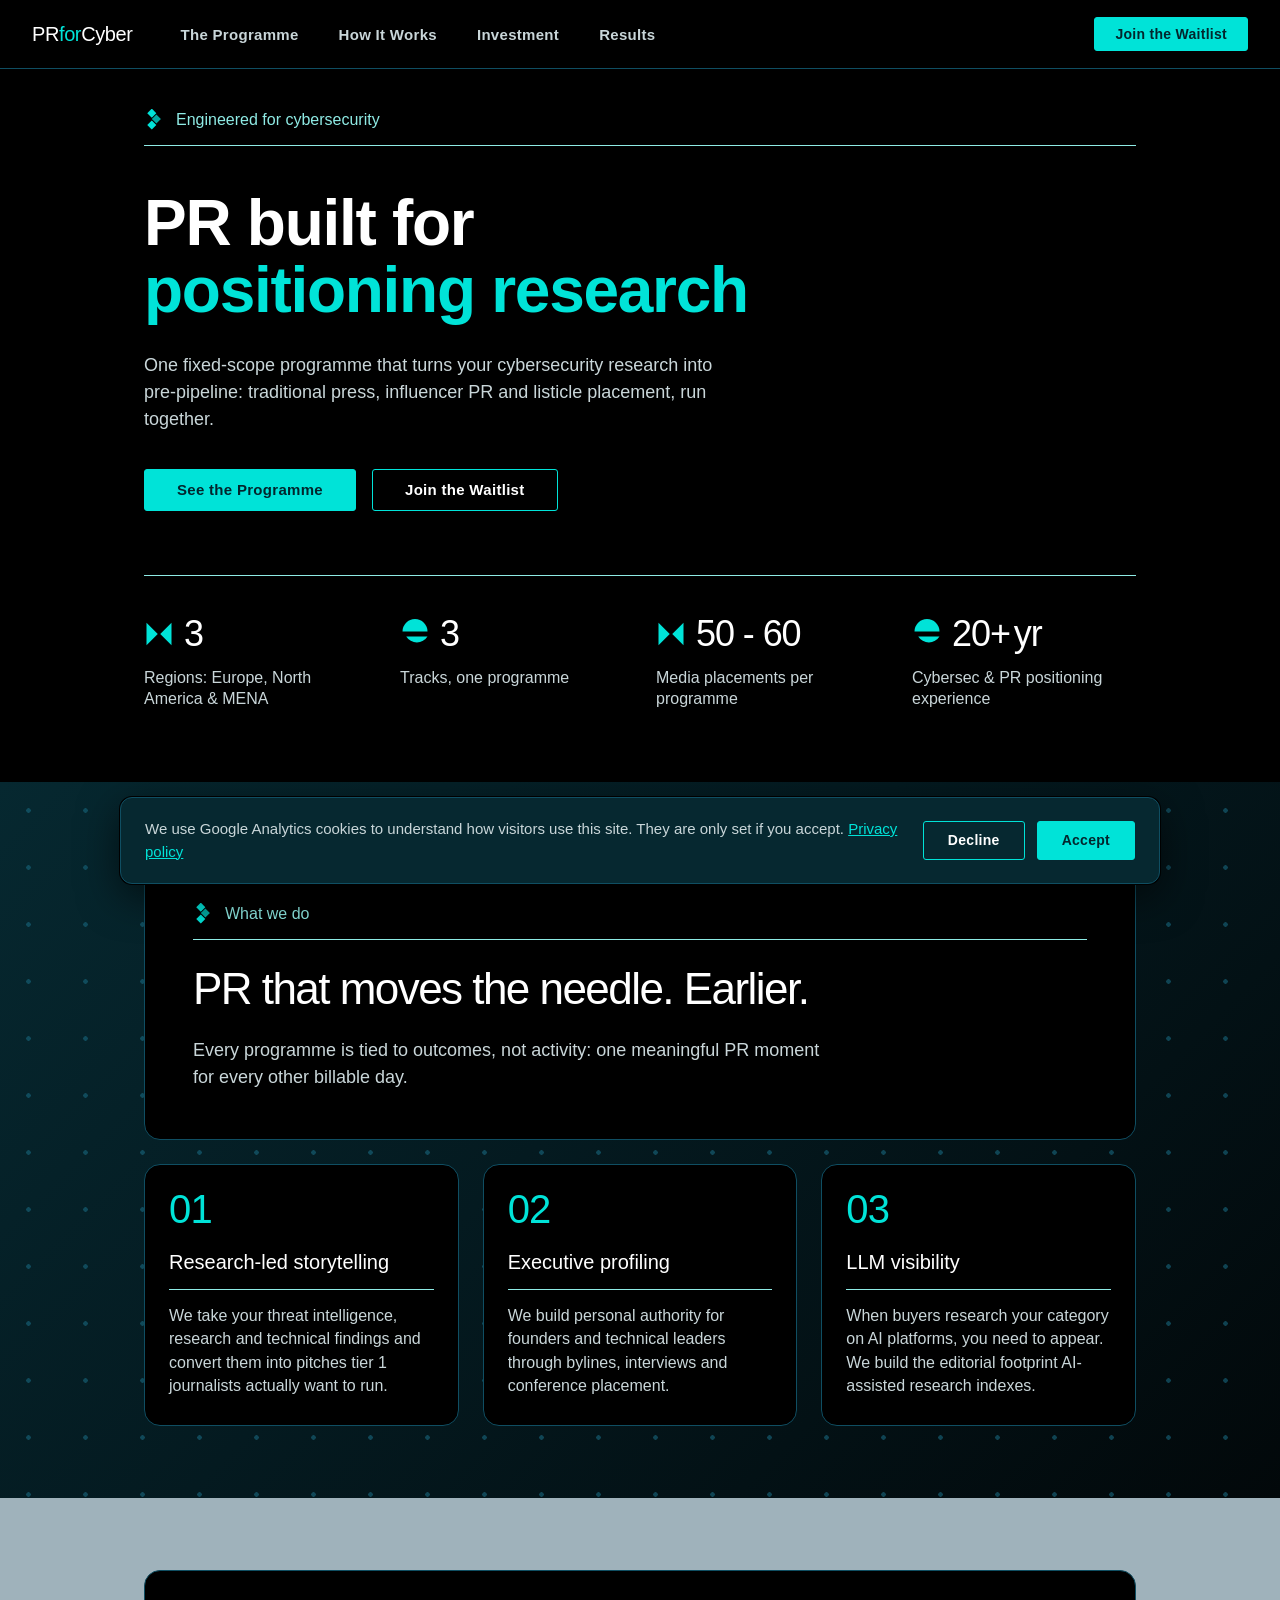
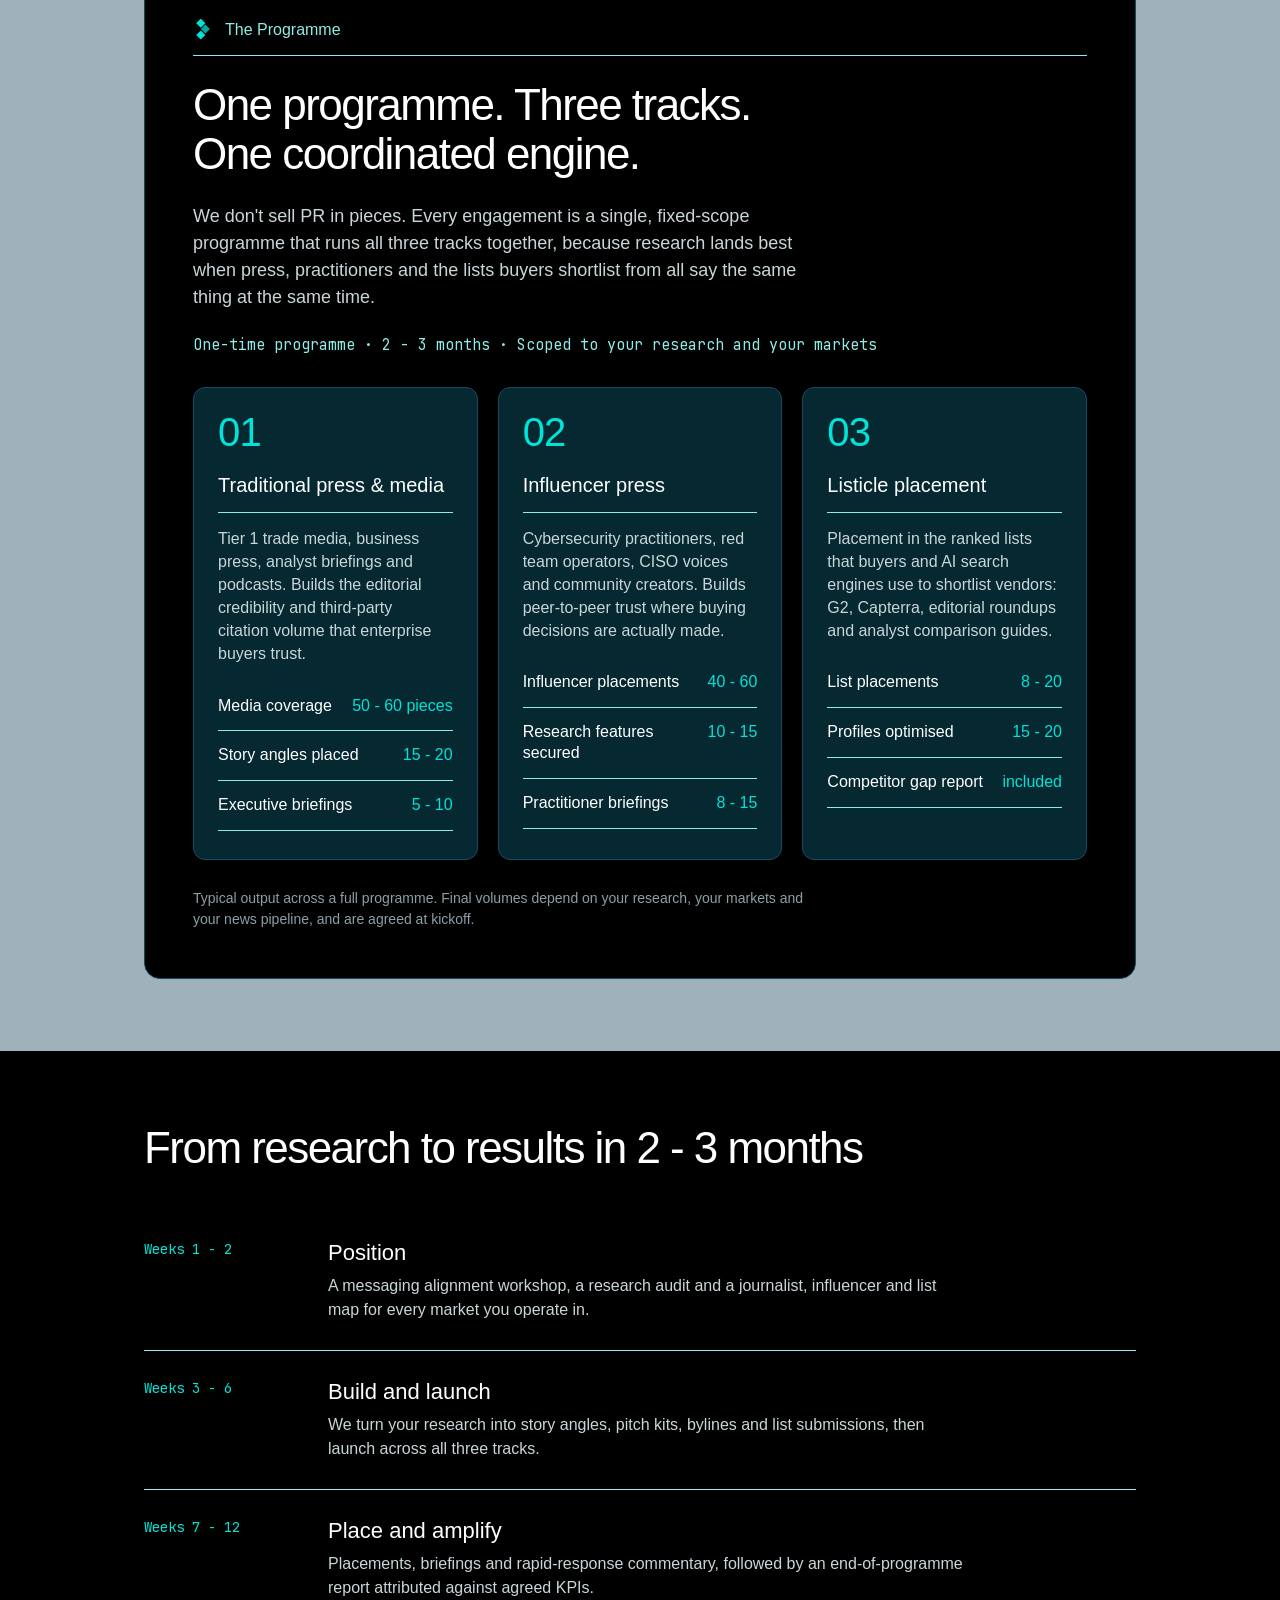
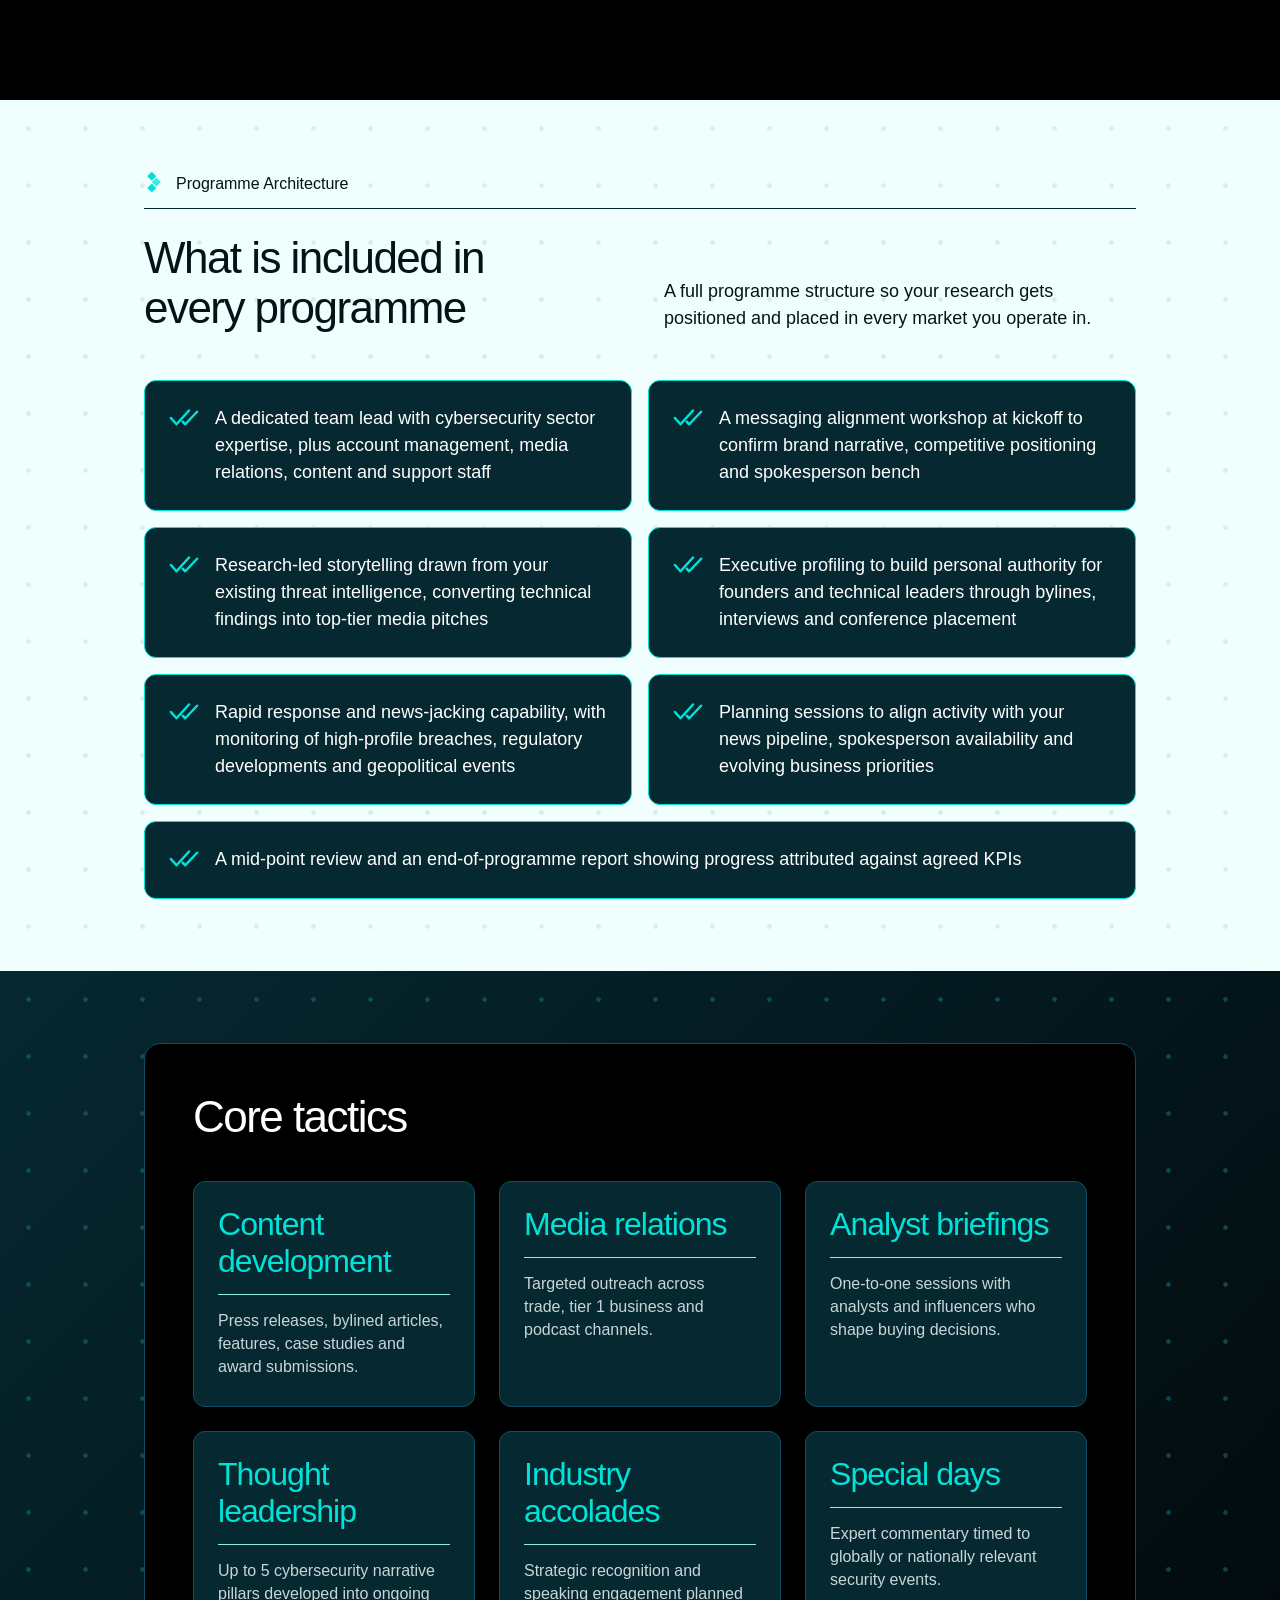
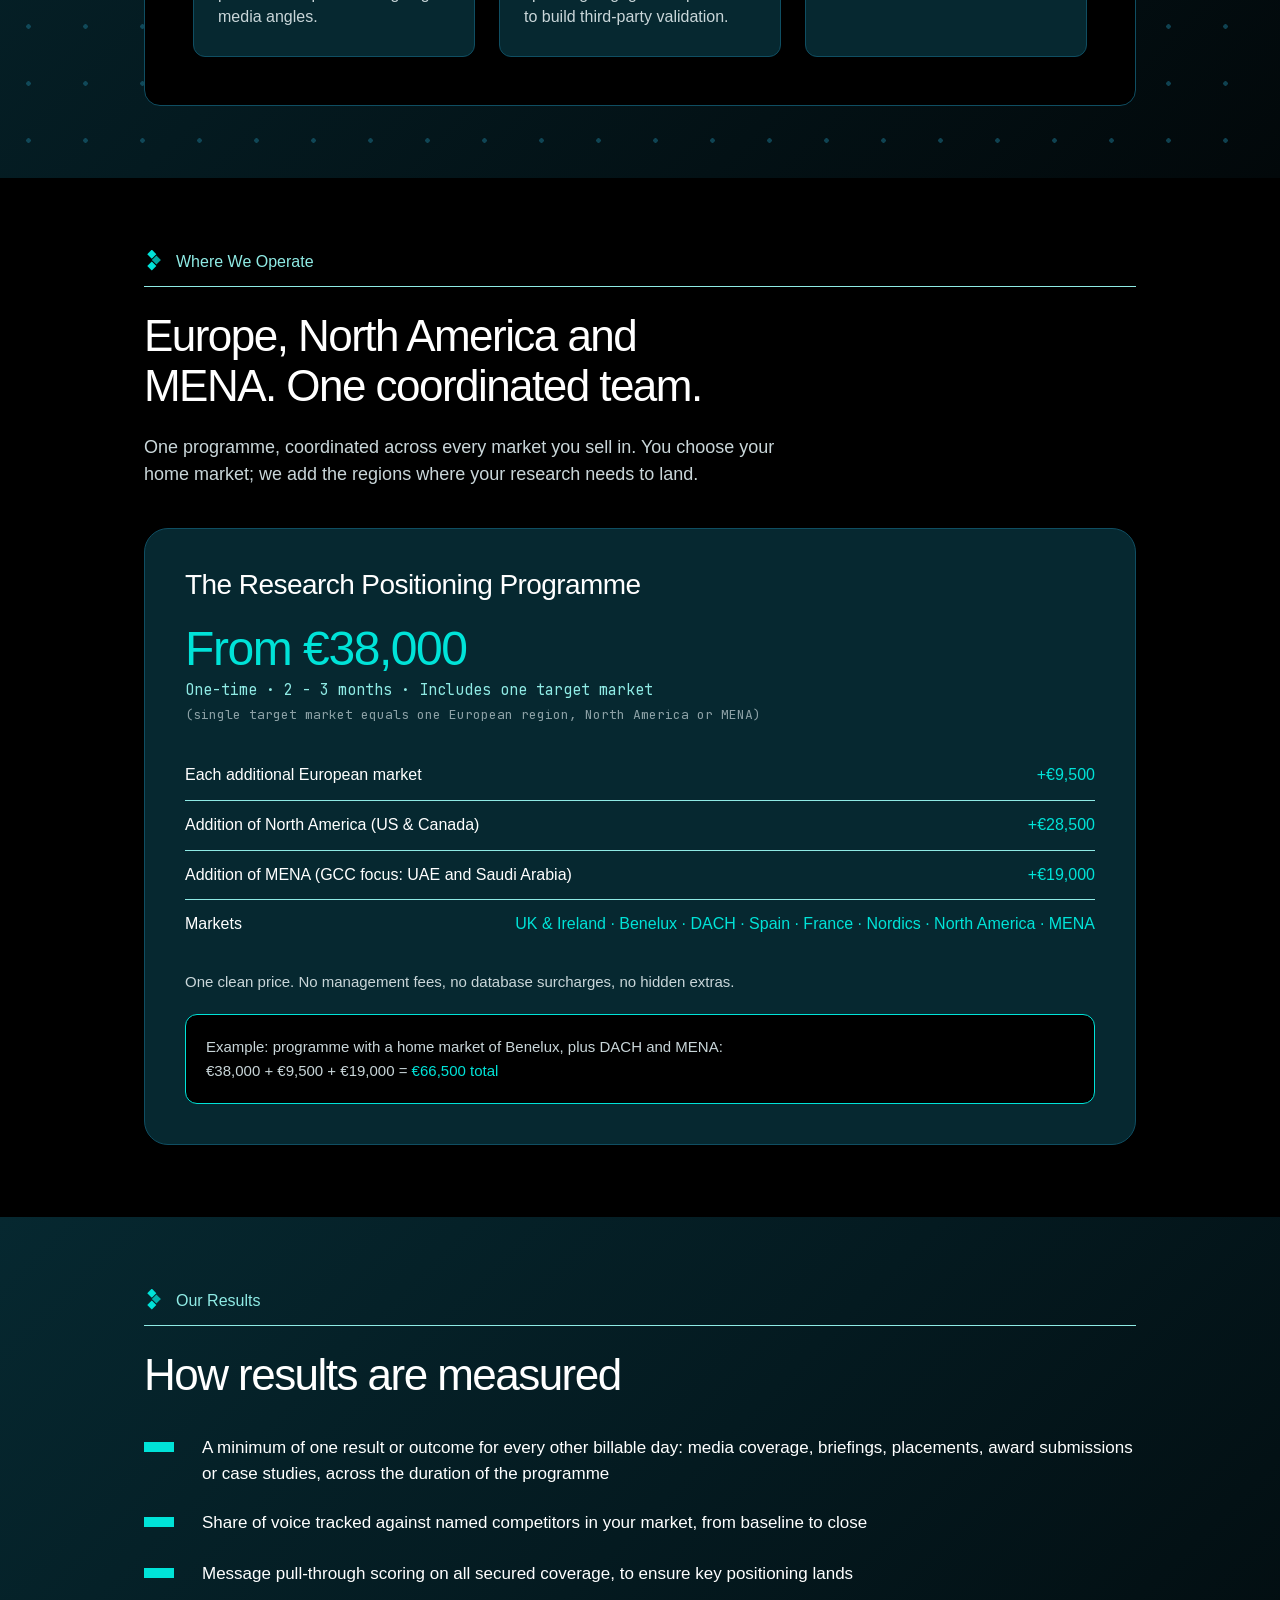
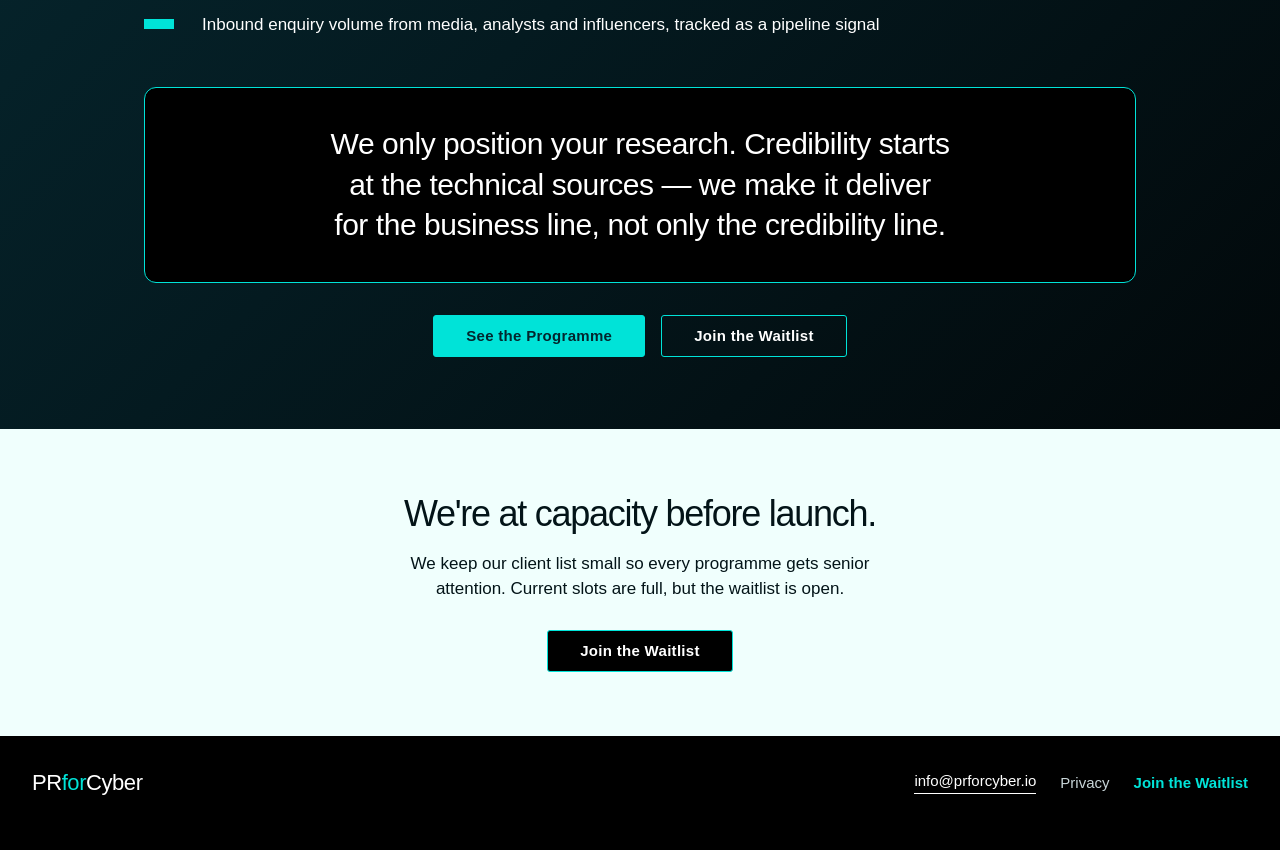
<file: index.html>
<!doctype html>
<html lang="en">
<head>
  <meta charset="utf-8">
  <meta name="viewport" content="width=device-width, initial-scale=1">
  <title>PRforCyber — PR built for positioning research</title>
  <meta name="description" content="One fixed-scope programme that turns your cybersecurity research into pre-pipeline: traditional press, influencer PR and listicle placement, run together. Europe, North America and MENA.">
  <link rel="canonical" href="https://prforcyber.io/">
  <!-- Open Graph / Twitter card -->
  <meta property="og:type" content="website">
  <meta property="og:site_name" content="PRforCyber">
  <meta property="og:title" content="PRforCyber — PR built for positioning research">
  <meta property="og:description" content="One fixed-scope programme that turns your cybersecurity research into pre-pipeline: traditional press, influencer PR and listicle placement, run together. Europe, North America and MENA.">
  <meta property="og:url" content="https://prforcyber.io/">
  <meta property="og:image" content="https://prforcyber.io/shared/img/og-image.png">
  <meta property="og:image:width" content="1200">
  <meta property="og:image:height" content="630">
  <meta property="og:image:alt" content="PRforCyber — PR built for positioning research">
  <meta name="twitter:card" content="summary_large_image">
  <meta name="twitter:title" content="PRforCyber — PR built for positioning research">
  <meta name="twitter:description" content="One fixed-scope programme that turns your cybersecurity research into pre-pipeline: traditional press, influencer PR and listicle placement, run together. Europe, North America and MENA.">
  <meta name="twitter:image" content="https://prforcyber.io/shared/img/og-image.png">
  <link rel="icon" type="image/png" href="/shared/favicon.png">
  <!-- Google Analytics 4 + cookie consent (gtag.js loads only after Accept) -->
  <link rel="stylesheet" href="/shared/consent.css">
  <script src="/shared/consent.js"></script>
  <link rel="stylesheet" href="/shared/landing.css">
  <script type="application/ld+json">
  {
    "@context": "https://schema.org",
    "@type": "Organization",
    "name": "PRforCyber",
    "url": "https://prforcyber.io/",
    "logo": "https://prforcyber.io/shared/img/logo.png",
    "image": "https://prforcyber.io/shared/img/og-image.png",
    "email": "info@prforcyber.io",
    "description": "PR built for positioning cybersecurity research: one fixed-scope programme combining traditional press, influencer PR and listicle placement across Europe, North America and MENA.",
    "areaServed": ["Europe", "North America", "Middle East and North Africa"],
    "contactPoint": {
      "@type": "ContactPoint",
      "contactType": "sales",
      "email": "info@prforcyber.io"
    }
  }
  </script>
</head>
<body>
<div class="page">

  <div class="nav-sticky">
    <nav class="nav">
      <span class="wordmark">PR<span>for</span>Cyber</span>
      <div class="nav__items">
        <a class="nav__link" href="#programme">The Programme</a>
        <a class="nav__link" href="#how-it-works">How It Works</a>
        <a class="nav__link" href="#investment">Investment</a>
        <a class="nav__link" href="#results">Results</a>
      </div>
      <a class="btn btn--primary btn--sm nav__cta" href="/waitlist/">Join the Waitlist</a>
      <button class="nav__burger" type="button" aria-label="Menu" aria-expanded="false" aria-controls="mobile-menu"><span></span><span></span><span></span></button>
    </nav>
    <div class="nav__menu" id="mobile-menu" hidden>
      <a class="nav__mlink" href="#programme">The Programme</a>
      <a class="nav__mlink" href="#how-it-works">How It Works</a>
      <a class="nav__mlink" href="#investment">Investment</a>
      <a class="nav__mlink" href="#results">Results</a>
      <a class="btn btn--primary" href="/waitlist/">Join the Waitlist</a>
    </div>
  </div>

  <!-- Hero -->
  <section class="hero"><div class="wrap">
    <div class="eyebrow">
      <svg class="glyph" width="22" height="22" viewBox="0 0 24 24" aria-hidden="true"><rect x="5" y="1" width="7" height="7" transform="rotate(45 8.5 4.5)" fill="var(--cyan-500)"/><rect x="10" y="7.5" width="7" height="7" transform="rotate(45 13.5 11)" fill="var(--cyan-500)" opacity="0.75"/><rect x="5" y="14" width="7" height="7" transform="rotate(45 8.5 17.5)" fill="var(--cyan-500)"/></svg>
      <span>Engineered for cybersecurity</span>
    </div>
    <h1 class="hero__title">PR built for<br><span>positioning research</span></h1>
    <p class="hero__lede">One fixed-scope programme that turns your cybersecurity research into pre-pipeline: traditional press, influencer PR and listicle placement, run together.</p>
    <div class="hero__ctas">
      <a class="btn btn--primary" href="#programme">See the Programme</a>
      <a class="btn btn--outline" href="/waitlist/">Join the Waitlist</a>
    </div>
    <div class="hero__stats">
      <div class="stat">
        <div class="stat__top">
          <svg class="glyph" width="30" height="30" viewBox="0 0 24 24" aria-hidden="true"><path d="M2 3 L11 12 L2 21 Z" fill="var(--cyan-500)"/><path d="M22 3 L13 12 L22 21 Z" fill="var(--cyan-500)"/></svg>
          <span class="stat__value">3</span>
        </div>
        <span class="stat__label">Regions: Europe, North America &amp; MENA</span>
      </div>
      <div class="stat">
        <div class="stat__top">
          <svg class="glyph" width="30" height="30" viewBox="0 0 24 24" aria-hidden="true"><path d="M2 10 A10 10 0 0 1 22 10 Z" fill="var(--cyan-500)"/><path d="M5 14 L22 14 A10 10 0 0 1 5 14 Z" fill="var(--cyan-500)"/></svg>
          <span class="stat__value">3</span>
        </div>
        <span class="stat__label">Tracks, one programme</span>
      </div>
      <div class="stat">
        <div class="stat__top">
          <svg class="glyph" width="30" height="30" viewBox="0 0 24 24" aria-hidden="true"><path d="M2 3 L11 12 L2 21 Z" fill="var(--cyan-500)"/><path d="M22 3 L13 12 L22 21 Z" fill="var(--cyan-500)"/></svg>
          <span class="stat__value">50&nbsp;-&nbsp;60</span>
        </div>
        <span class="stat__label">Media placements per programme</span>
      </div>
      <div class="stat">
        <div class="stat__top">
          <svg class="glyph" width="30" height="30" viewBox="0 0 24 24" aria-hidden="true"><path d="M2 10 A10 10 0 0 1 22 10 Z" fill="var(--cyan-500)"/><path d="M5 14 L22 14 A10 10 0 0 1 5 14 Z" fill="var(--cyan-500)"/></svg>
          <span class="stat__value">20+&#8239;yr</span>
        </div>
        <span class="stat__label">Cybersec &amp; PR positioning experience</span>
      </div>
    </div>
  </div></section>

  <!-- What we do -->
  <section class="dots-dark sec-72"><div class="wrap">
    <div class="card card--panel card--pad-48">
      <div class="sh">
        <div class="eyebrow">
          <svg class="glyph" width="22" height="22" viewBox="0 0 24 24" aria-hidden="true"><rect x="5" y="1" width="7" height="7" transform="rotate(45 8.5 4.5)" fill="var(--cyan-500)"/><rect x="10" y="7.5" width="7" height="7" transform="rotate(45 13.5 11)" fill="var(--cyan-500)" opacity="0.75"/><rect x="5" y="14" width="7" height="7" transform="rotate(45 8.5 17.5)" fill="var(--cyan-500)"/></svg>
          <span>What we do</span>
        </div>
        <h2 class="sh__title">PR that moves the needle. Earlier.</h2>
        <p class="sh__lede">Every programme is tied to outcomes, not activity: one meaningful PR moment for every other billable day.</p>
      </div>
    </div>
    <div class="grid grid--260">
      <div class="card card--panel feature">
        <div class="feature__num">01</div>
        <div class="feature__title">Research-led storytelling</div>
        <div class="feature__body">We take your threat intelligence, research and technical findings and convert them into pitches tier 1 journalists actually want to run.</div>
      </div>
      <div class="card card--panel feature">
        <div class="feature__num">02</div>
        <div class="feature__title">Executive profiling</div>
        <div class="feature__body">We build personal authority for founders and technical leaders through bylines, interviews and conference placement.</div>
      </div>
      <div class="card card--panel feature">
        <div class="feature__num">03</div>
        <div class="feature__title">LLM visibility</div>
        <div class="feature__body">When buyers research your category on AI platforms, you need to appear. We build the editorial footprint AI-assisted research indexes.</div>
      </div>
    </div>
  </div></section>

  <!-- The Programme -->
  <section id="programme" class="programme sec-72"><div class="wrap">
    <div class="card card--panel card--pad-48">
      <div class="sh">
        <div class="eyebrow">
          <svg class="glyph" width="22" height="22" viewBox="0 0 24 24" aria-hidden="true"><rect x="5" y="1" width="7" height="7" transform="rotate(45 8.5 4.5)" fill="var(--cyan-500)"/><rect x="10" y="7.5" width="7" height="7" transform="rotate(45 13.5 11)" fill="var(--cyan-500)" opacity="0.75"/><rect x="5" y="14" width="7" height="7" transform="rotate(45 8.5 17.5)" fill="var(--cyan-500)"/></svg>
          <span>The Programme</span>
        </div>
        <h2 class="sh__title">One programme. Three tracks.<br>One coordinated engine.</h2>
        <p class="sh__lede">We don't sell PR in pieces. Every engagement is a single, fixed-scope programme that runs all three tracks together, because research lands best when press, practitioners and the lists buyers shortlist from all say the same thing at the same time.</p>
      </div>
      <div class="programme__meta mono-line">One-time programme · 2&nbsp;-&nbsp;3 months · Scoped to your research and your markets</div>
      <div class="grid grid--240-20">
        <div class="card card--teal feature">
          <div class="feature__num">01</div>
          <div class="feature__title">Traditional press &amp; media</div>
          <div class="feature__body">Tier 1 trade media, business press, analyst briefings and podcasts. Builds the editorial credibility and third-party citation volume that enterprise buyers trust.</div>
          <div class="feature__metrics">
            <div class="metric"><span class="metric__label">Media coverage</span><span class="metric__value">50&nbsp;-&nbsp;60 pieces</span></div>
            <div class="metric"><span class="metric__label">Story angles placed</span><span class="metric__value">15&nbsp;-&nbsp;20</span></div>
            <div class="metric"><span class="metric__label">Executive briefings</span><span class="metric__value">5&nbsp;-&nbsp;10</span></div>
          </div>
        </div>
        <div class="card card--teal feature">
          <div class="feature__num">02</div>
          <div class="feature__title">Influencer press</div>
          <div class="feature__body">Cybersecurity practitioners, red team operators, CISO voices and community creators. Builds peer-to-peer trust where buying decisions are actually made.</div>
          <div class="feature__metrics">
            <div class="metric"><span class="metric__label">Influencer placements</span><span class="metric__value">40&nbsp;-&nbsp;60</span></div>
            <div class="metric"><span class="metric__label">Research features secured</span><span class="metric__value">10&nbsp;-&nbsp;15</span></div>
            <div class="metric"><span class="metric__label">Practitioner briefings</span><span class="metric__value">8&nbsp;-&nbsp;15</span></div>
          </div>
        </div>
        <div class="card card--teal feature">
          <div class="feature__num">03</div>
          <div class="feature__title">Listicle placement</div>
          <div class="feature__body">Placement in the ranked lists that buyers and AI search engines use to shortlist vendors: G2, Capterra, editorial roundups and analyst comparison guides.</div>
          <div class="feature__metrics">
            <div class="metric"><span class="metric__label">List placements</span><span class="metric__value">8&nbsp;-&nbsp;20</span></div>
            <div class="metric"><span class="metric__label">Profiles optimised</span><span class="metric__value">15&nbsp;-&nbsp;20</span></div>
            <div class="metric"><span class="metric__label">Competitor gap report</span><span class="metric__value">included</span></div>
          </div>
        </div>
      </div>
      <div class="programme__note">Typical output across a full programme. Final volumes depend on your research, your markets and your news pipeline, and are agreed at kickoff.</div>
    </div>
  </div></section>

  <!-- How the programme runs -->
  <section id="how-it-works" class="how sec-72"><div class="wrap">
    <div class="sh">
      <h2 class="sh__title">From research to results in 2&nbsp;-&nbsp;3 months</h2>
    </div>
    <div class="how__rows">
      <div class="how__row">
        <div class="how__week">Weeks 1&nbsp;-&nbsp;2</div>
        <div><div class="how__title">Position</div><div class="how__body">A messaging alignment workshop, a research audit and a journalist, influencer and list map for every market you operate in.</div></div>
      </div>
      <div class="how__row">
        <div class="how__week">Weeks 3&nbsp;-&nbsp;6</div>
        <div><div class="how__title">Build and launch</div><div class="how__body">We turn your research into story angles, pitch kits, bylines and list submissions, then launch across all three tracks.</div></div>
      </div>
      <div class="how__row">
        <div class="how__week">Weeks 7&nbsp;-&nbsp;12</div>
        <div><div class="how__title">Place and amplify</div><div class="how__body">Placements, briefings and rapid-response commentary, followed by an end-of-programme report attributed against agreed KPIs.</div></div>
      </div>
    </div>
  </div></section>

  <!-- What is included -->
  <section class="included sec-72"><div class="wrap">
    <div class="sh sh--light included__head">
      <div class="eyebrow eyebrow--light">
        <svg class="glyph" width="22" height="22" viewBox="0 0 24 24" aria-hidden="true"><rect x="5" y="1" width="7" height="7" transform="rotate(45 8.5 4.5)" fill="var(--cyan-500)"/><rect x="10" y="7.5" width="7" height="7" transform="rotate(45 13.5 11)" fill="var(--cyan-500)" opacity="0.75"/><rect x="5" y="14" width="7" height="7" transform="rotate(45 8.5 17.5)" fill="var(--cyan-500)"/></svg>
        <span>Programme Architecture</span>
      </div>
      <div class="included__headrow">
        <h2 class="sh__title">What is included in every programme</h2>
        <p class="sh__lede">A full programme structure so your research gets positioned and placed in every market you operate in.</p>
      </div>
    </div>
    <div class="included__list">
      <div class="check"><svg class="glyph" width="30" height="30" viewBox="0 0 24 24" aria-hidden="true"><path d="M16 6 L6 17 L1.5 12" fill="none" stroke="var(--cyan-500)" stroke-width="2" stroke-linecap="round" stroke-linejoin="round"/><path d="M22.5 7 L13 17 L11 15" fill="none" stroke="var(--cyan-500)" stroke-width="2" stroke-linecap="round" stroke-linejoin="round"/></svg><div class="check__text">A dedicated team lead with cybersecurity sector expertise, plus account management, media relations, content and support staff</div></div>
      <div class="check"><svg class="glyph" width="30" height="30" viewBox="0 0 24 24" aria-hidden="true"><path d="M16 6 L6 17 L1.5 12" fill="none" stroke="var(--cyan-500)" stroke-width="2" stroke-linecap="round" stroke-linejoin="round"/><path d="M22.5 7 L13 17 L11 15" fill="none" stroke="var(--cyan-500)" stroke-width="2" stroke-linecap="round" stroke-linejoin="round"/></svg><div class="check__text">A messaging alignment workshop at kickoff to confirm brand narrative, competitive positioning and spokesperson bench</div></div>
      <div class="check"><svg class="glyph" width="30" height="30" viewBox="0 0 24 24" aria-hidden="true"><path d="M16 6 L6 17 L1.5 12" fill="none" stroke="var(--cyan-500)" stroke-width="2" stroke-linecap="round" stroke-linejoin="round"/><path d="M22.5 7 L13 17 L11 15" fill="none" stroke="var(--cyan-500)" stroke-width="2" stroke-linecap="round" stroke-linejoin="round"/></svg><div class="check__text">Research-led storytelling drawn from your existing threat intelligence, converting technical findings into top-tier media pitches</div></div>
      <div class="check"><svg class="glyph" width="30" height="30" viewBox="0 0 24 24" aria-hidden="true"><path d="M16 6 L6 17 L1.5 12" fill="none" stroke="var(--cyan-500)" stroke-width="2" stroke-linecap="round" stroke-linejoin="round"/><path d="M22.5 7 L13 17 L11 15" fill="none" stroke="var(--cyan-500)" stroke-width="2" stroke-linecap="round" stroke-linejoin="round"/></svg><div class="check__text">Executive profiling to build personal authority for founders and technical leaders through bylines, interviews and conference placement</div></div>
      <div class="check"><svg class="glyph" width="30" height="30" viewBox="0 0 24 24" aria-hidden="true"><path d="M16 6 L6 17 L1.5 12" fill="none" stroke="var(--cyan-500)" stroke-width="2" stroke-linecap="round" stroke-linejoin="round"/><path d="M22.5 7 L13 17 L11 15" fill="none" stroke="var(--cyan-500)" stroke-width="2" stroke-linecap="round" stroke-linejoin="round"/></svg><div class="check__text">Rapid response and news-jacking capability, with monitoring of high-profile breaches, regulatory developments and geopolitical events</div></div>
      <div class="check"><svg class="glyph" width="30" height="30" viewBox="0 0 24 24" aria-hidden="true"><path d="M16 6 L6 17 L1.5 12" fill="none" stroke="var(--cyan-500)" stroke-width="2" stroke-linecap="round" stroke-linejoin="round"/><path d="M22.5 7 L13 17 L11 15" fill="none" stroke="var(--cyan-500)" stroke-width="2" stroke-linecap="round" stroke-linejoin="round"/></svg><div class="check__text">Planning sessions to align activity with your news pipeline, spokesperson availability and evolving business priorities</div></div>
      <div class="check"><svg class="glyph" width="30" height="30" viewBox="0 0 24 24" aria-hidden="true"><path d="M16 6 L6 17 L1.5 12" fill="none" stroke="var(--cyan-500)" stroke-width="2" stroke-linecap="round" stroke-linejoin="round"/><path d="M22.5 7 L13 17 L11 15" fill="none" stroke="var(--cyan-500)" stroke-width="2" stroke-linecap="round" stroke-linejoin="round"/></svg><div class="check__text">A mid-point review and an end-of-programme report showing progress attributed against agreed KPIs</div></div>
    </div>
  </div></section>

  <!-- Core tactics -->
  <section class="dots-dark sec-72"><div class="wrap">
    <div class="card card--panel card--pad-48">
      <div class="sh">
        <h2 class="sh__title">Core tactics</h2>
      </div>
      <div class="grid grid--240-24">
        <div class="card card--teal feature"><div class="feature__title feature__title--accent">Content development</div><div class="feature__body">Press releases, bylined articles, features, case studies and award submissions.</div></div>
        <div class="card card--teal feature"><div class="feature__title feature__title--accent">Media relations</div><div class="feature__body">Targeted outreach across trade, tier 1 business and podcast channels.</div></div>
        <div class="card card--teal feature"><div class="feature__title feature__title--accent">Analyst briefings</div><div class="feature__body">One-to-one sessions with analysts and influencers who shape buying decisions.</div></div>
        <div class="card card--teal feature"><div class="feature__title feature__title--accent">Thought leadership</div><div class="feature__body">Up to 5 cybersecurity narrative pillars developed into ongoing media angles.</div></div>
        <div class="card card--teal feature"><div class="feature__title feature__title--accent">Industry accolades</div><div class="feature__body">Strategic recognition and speaking engagement planned to build third-party validation.</div></div>
        <div class="card card--teal feature"><div class="feature__title feature__title--accent">Special days</div><div class="feature__body">Expert commentary timed to globally or nationally relevant security events.</div></div>
      </div>
    </div>
  </div></section>

  <!-- Investment -->
  <section id="investment" class="investment sec-72"><div class="wrap">
    <div class="sh">
      <div class="eyebrow">
        <svg class="glyph" width="22" height="22" viewBox="0 0 24 24" aria-hidden="true"><rect x="5" y="1" width="7" height="7" transform="rotate(45 8.5 4.5)" fill="var(--cyan-500)"/><rect x="10" y="7.5" width="7" height="7" transform="rotate(45 13.5 11)" fill="var(--cyan-500)" opacity="0.75"/><rect x="5" y="14" width="7" height="7" transform="rotate(45 8.5 17.5)" fill="var(--cyan-500)"/></svg>
        <span>Where We Operate</span>
      </div>
      <h2 class="sh__title">Europe, North America and MENA. One coordinated team.</h2>
      <p class="sh__lede">One programme, coordinated across every market you sell in. You choose your home market; we add the regions where your research needs to land.</p>
    </div>
    <div class="card card--teal price-card">
      <div class="price-card__name">The Research Positioning Programme</div>
      <div class="price-card__price"><span>From €38,000</span></div>
      <div class="price-card__meta mono-line">One-time · 2&nbsp;-&nbsp;3 months · Includes one target market<span class="price-card__scope">(single target market equals one European region, North America or MENA)</span></div>
      <div class="metric"><span class="metric__label">Each additional European market</span><span class="metric__value">+€9,500</span></div>
      <div class="metric"><span class="metric__label">Addition of North America (US &amp; Canada)</span><span class="metric__value">+€28,500</span></div>
      <div class="metric"><span class="metric__label">Addition of MENA (GCC focus: UAE and Saudi Arabia)</span><span class="metric__value">+€19,000</span></div>
      <div class="metric metric--last"><span class="metric__label">Markets</span><span class="metric__value">UK &amp; Ireland · Benelux · DACH · Spain · France · Nordics · North America · MENA</span></div>
      <div class="price-card__note">One clean price. No management fees, no database surcharges, no hidden extras.</div>
      <div class="price-card__example">
        Example: programme with a home market of Benelux, plus DACH and MENA:<br>
        €38,000 + €9,500 + €19,000 = <span>€66,500 total</span>
      </div>
    </div>
  </div></section>

  <!-- Results -->
  <section id="results" class="results sec-72"><div class="wrap">
    <div class="sh">
      <div class="eyebrow">
        <svg class="glyph" width="22" height="22" viewBox="0 0 24 24" aria-hidden="true"><rect x="5" y="1" width="7" height="7" transform="rotate(45 8.5 4.5)" fill="var(--cyan-500)"/><rect x="10" y="7.5" width="7" height="7" transform="rotate(45 13.5 11)" fill="var(--cyan-500)" opacity="0.75"/><rect x="5" y="14" width="7" height="7" transform="rotate(45 8.5 17.5)" fill="var(--cyan-500)"/></svg>
        <span>Our Results</span>
      </div>
      <h2 class="sh__title">How results are measured</h2>
    </div>
    <div class="results__list">
      <div class="dash"><svg class="glyph" width="30" height="30" viewBox="0 0 24 24" aria-hidden="true"><rect x="0" y="8" width="24" height="8" fill="var(--cyan-500)"/></svg><div class="dash__text">A minimum of one result or outcome for every other billable day: media coverage, briefings, placements, award submissions or case studies, across the duration of the programme</div></div>
      <div class="dash"><svg class="glyph" width="30" height="30" viewBox="0 0 24 24" aria-hidden="true"><rect x="0" y="8" width="24" height="8" fill="var(--cyan-500)"/></svg><div class="dash__text">Share of voice tracked against named competitors in your market, from baseline to close</div></div>
      <div class="dash"><svg class="glyph" width="30" height="30" viewBox="0 0 24 24" aria-hidden="true"><rect x="0" y="8" width="24" height="8" fill="var(--cyan-500)"/></svg><div class="dash__text">Message pull-through scoring on all secured coverage, to ensure key positioning lands</div></div>
      <div class="dash"><svg class="glyph" width="30" height="30" viewBox="0 0 24 24" aria-hidden="true"><rect x="0" y="8" width="24" height="8" fill="var(--cyan-500)"/></svg><div class="dash__text">Inbound enquiry volume from media, analysts and influencers, tracked as a pipeline signal</div></div>
    </div>
    <div class="results__quote">
      <div class="card card--quote quote"><p>We only position your research. Credibility starts at the technical sources — we make it deliver for the business line, not only the credibility line.</p></div>
    </div>
    <div class="results__ctas">
      <a class="btn btn--primary" href="#programme">See the Programme</a>
      <a class="btn btn--outline" href="/waitlist/">Join the Waitlist</a>
    </div>
  </div></section>

  <!-- Waitlist teaser -->
  <section class="teaser"><div class="wrap">
    <h2 class="teaser__title">We're at capacity before launch.</h2>
    <p class="teaser__text">We keep our client list small so every programme gets senior attention. Current slots are full, but the waitlist is open.</p>
    <a class="btn btn--dark" href="/waitlist/">Join the Waitlist</a>
  </div></section>

  <footer class="site-footer">
    <span class="wordmark wordmark--22">PR<span>for</span>Cyber</span>
    <div class="site-footer__links">
      <a class="site-footer__email" href="mailto:info@prforcyber.io">info@prforcyber.io</a>
      <a class="site-footer__privacy" href="/privacy/">Privacy</a>
      <a class="site-footer__cta" href="/waitlist/">Join the Waitlist</a>
    </div>
  </footer>

</div>
<script src="/shared/landing.js"></script>
</body>
</html>
</file>
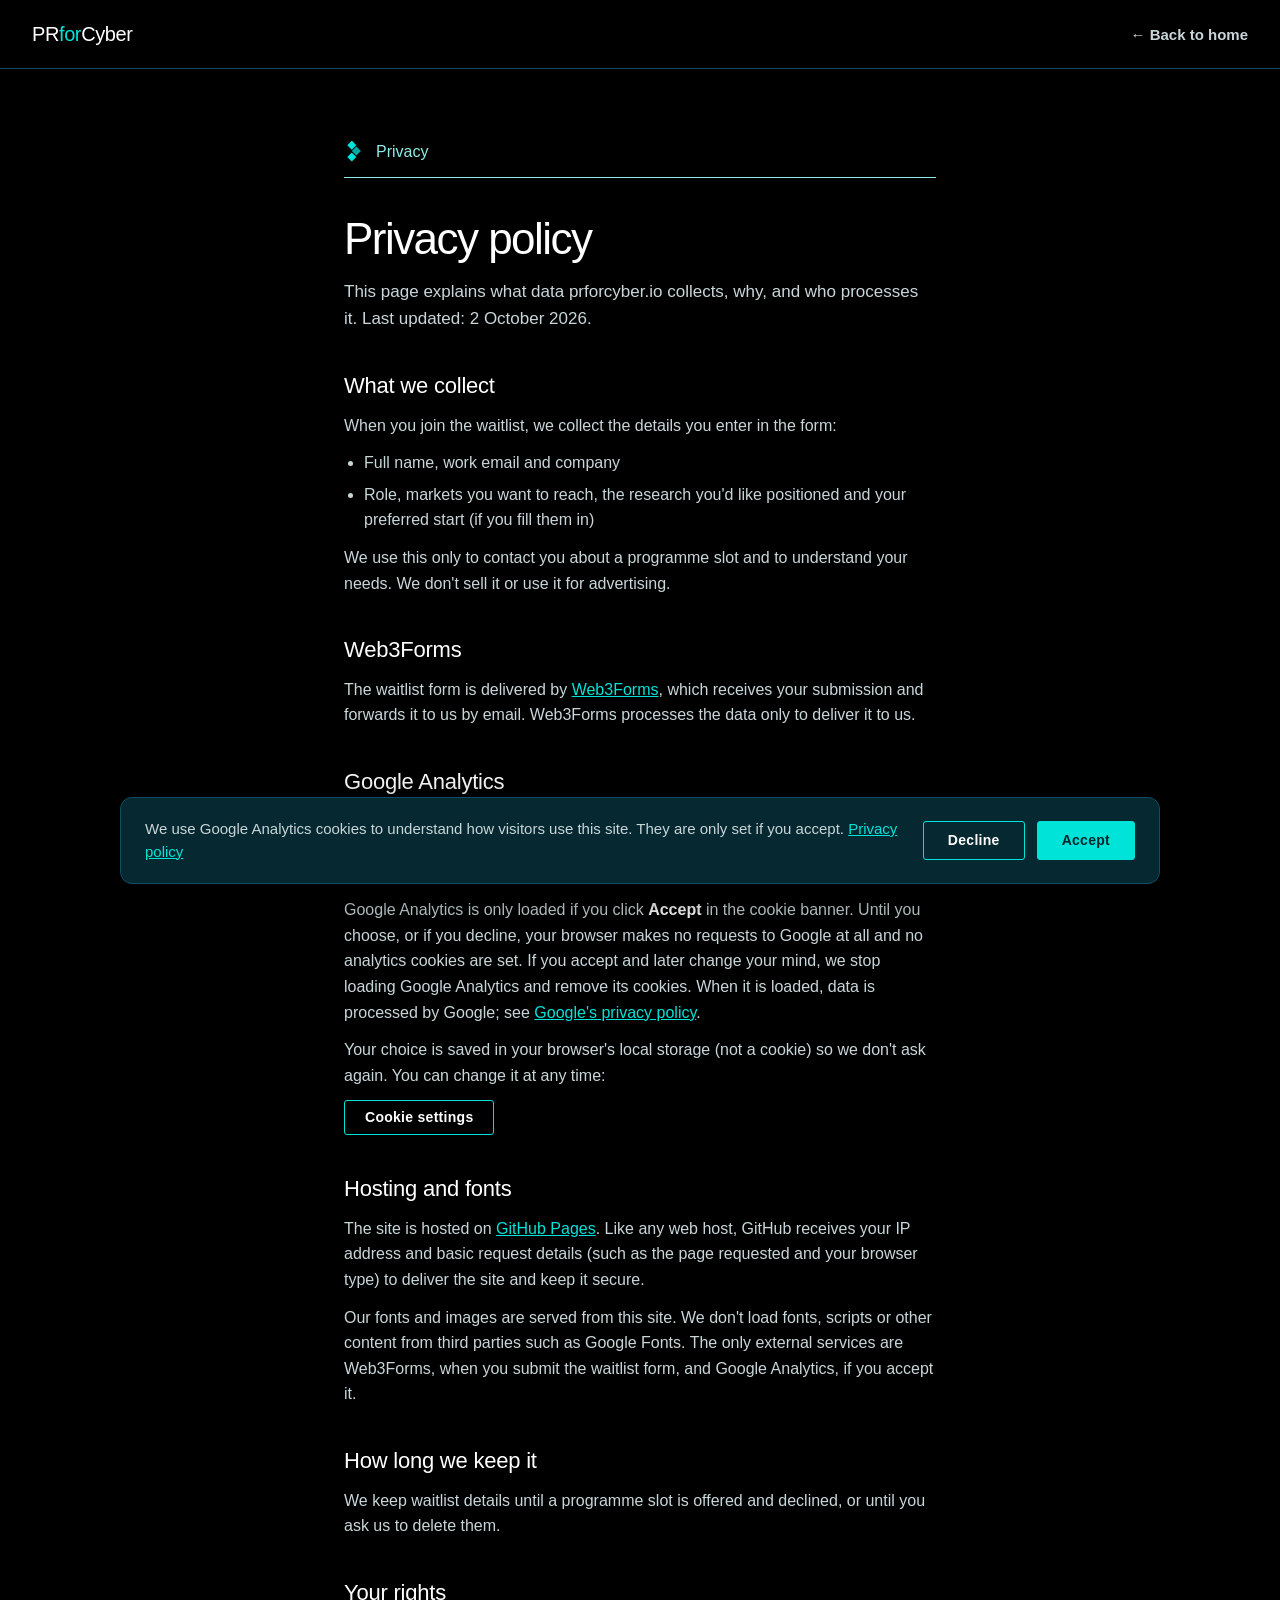
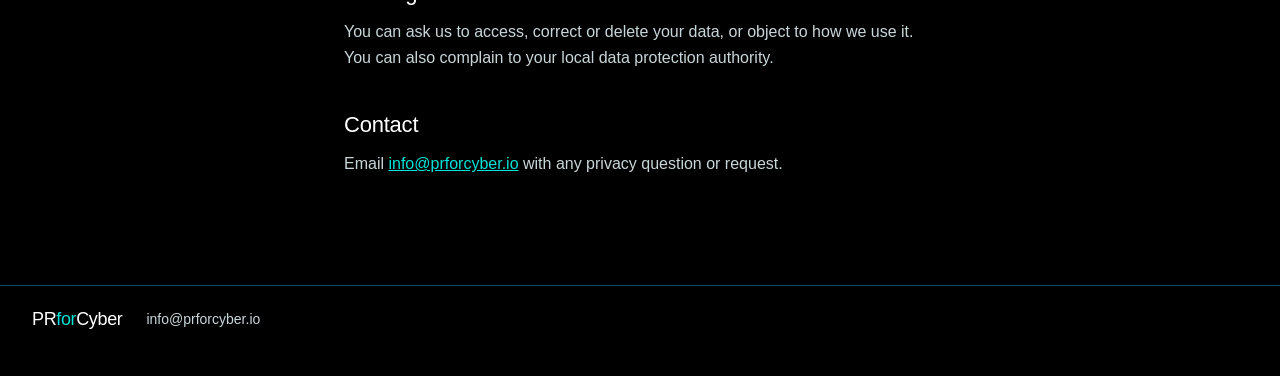
<file: privacy/index.html>
<!doctype html>
<html lang="en">
<head>
  <meta charset="utf-8">
  <meta name="viewport" content="width=device-width, initial-scale=1">
  <title>Privacy Policy — PRforCyber</title>
  <meta name="description" content="How PRforCyber handles your data: what we collect through the waitlist form, how we use Google Analytics with your consent, and how to contact us.">
  <link rel="canonical" href="https://prforcyber.io/privacy/">
  <!-- Open Graph / Twitter card -->
  <meta property="og:type" content="website">
  <meta property="og:site_name" content="PRforCyber">
  <meta property="og:title" content="Privacy Policy — PRforCyber">
  <meta property="og:description" content="How PRforCyber handles your data: what we collect through the waitlist form, how we use Google Analytics with your consent, and how to contact us.">
  <meta property="og:url" content="https://prforcyber.io/privacy/">
  <meta property="og:image" content="https://prforcyber.io/shared/img/og-image.png">
  <meta property="og:image:width" content="1200">
  <meta property="og:image:height" content="630">
  <meta property="og:image:alt" content="PRforCyber — PR built for positioning research">
  <meta name="twitter:card" content="summary_large_image">
  <meta name="twitter:title" content="Privacy Policy — PRforCyber">
  <meta name="twitter:description" content="How PRforCyber handles your data: what we collect through the waitlist form, how we use Google Analytics with your consent, and how to contact us.">
  <meta name="twitter:image" content="https://prforcyber.io/shared/img/og-image.png">
  <link rel="icon" type="image/png" href="/shared/favicon.png">
  <!-- Google Analytics 4 + cookie consent (gtag.js loads only after Accept) -->
  <link rel="stylesheet" href="/shared/consent.css">
  <script src="/shared/consent.js"></script>
  <link rel="stylesheet" href="/shared/landing.css">
</head>
<body>
<div class="page page--full">

  <nav class="wl-nav">
    <a class="wordmark-link" href="/"><span class="wordmark">PR<span>for</span>Cyber</span></a>
    <a class="wl-nav__back" href="/">← Back to home</a>
  </nav>

  <div class="wl-main"><div class="wrap wrap--narrow">
    <div class="eyebrow">
      <svg class="glyph" width="22" height="22" viewBox="0 0 24 24" aria-hidden="true"><rect x="5" y="1" width="7" height="7" transform="rotate(45 8.5 4.5)" fill="var(--cyan-500)"/><rect x="10" y="7.5" width="7" height="7" transform="rotate(45 13.5 11)" fill="var(--cyan-500)" opacity="0.75"/><rect x="5" y="14" width="7" height="7" transform="rotate(45 8.5 17.5)" fill="var(--cyan-500)"/></svg>
      <span>Privacy</span>
    </div>
    <h1 class="wl-title">Privacy policy</h1>
    <p class="wl-intro">This page explains what data prforcyber.io collects, why, and who processes it. Last updated: 2 October 2026.</p>

    <div class="legal">
      <h2>What we collect</h2>
      <p>When you join the waitlist, we collect the details you enter in the form:</p>
      <ul>
        <li>Full name, work email and company</li>
        <li>Role, markets you want to reach, the research you'd like positioned and your preferred start (if you fill them in)</li>
      </ul>
      <p>We use this only to contact you about a programme slot and to understand your needs. We don't sell it or use it for advertising.</p>

      <h2>Web3Forms</h2>
      <p>The waitlist form is delivered by <a href="https://web3forms.com/privacy" rel="noopener">Web3Forms</a>, which receives your submission and forwards it to us by email. Web3Forms processes the data only to deliver it to us.</p>

      <h2>Google Analytics</h2>
      <p>With your consent, we use Google Analytics 4 to see how visitors use the site, for example which pages are viewed and how many people join the waitlist. It sets cookies (such as <code>_ga</code>) that last up to two years.</p>
      <p>Google Analytics is only loaded if you click <strong>Accept</strong> in the cookie banner. Until you choose, or if you decline, your browser makes no requests to Google at all and no analytics cookies are set. If you accept and later change your mind, we stop loading Google Analytics and remove its cookies. When it is loaded, data is processed by Google; see <a href="https://policies.google.com/privacy" rel="noopener">Google's privacy policy</a>.</p>
      <p>Your choice is saved in your browser's local storage (not a cookie) so we don't ask again. You can change it at any time:</p>
      <p><button type="button" class="btn btn--outline btn--sm" onclick="window.prfcCookieSettings && window.prfcCookieSettings()">Cookie settings</button></p>

      <h2>Hosting and fonts</h2>
      <p>The site is hosted on <a href="https://docs.github.com/en/site-policy/privacy-policies/github-general-privacy-statement" rel="noopener">GitHub Pages</a>. Like any web host, GitHub receives your IP address and basic request details (such as the page requested and your browser type) to deliver the site and keep it secure.</p>
      <p>Our fonts and images are served from this site. We don't load fonts, scripts or other content from third parties such as Google Fonts. The only external services are Web3Forms, when you submit the waitlist form, and Google Analytics, if you accept it.</p>

      <h2>How long we keep it</h2>
      <p>We keep waitlist details until a programme slot is offered and declined, or until you ask us to delete them.</p>

      <h2>Your rights</h2>
      <p>You can ask us to access, correct or delete your data, or object to how we use it. You can also complain to your local data protection authority.</p>

      <h2>Contact</h2>
      <p>Email <a href="mailto:info@prforcyber.io">info@prforcyber.io</a> with any privacy question or request.</p>
    </div>
  </div></div>

  <footer class="wl-footer">
    <span class="wordmark wordmark--18">PR<span>for</span>Cyber</span><a href="mailto:info@prforcyber.io">info@prforcyber.io</a>
  </footer>

</div>
</body>
</html>
</file>
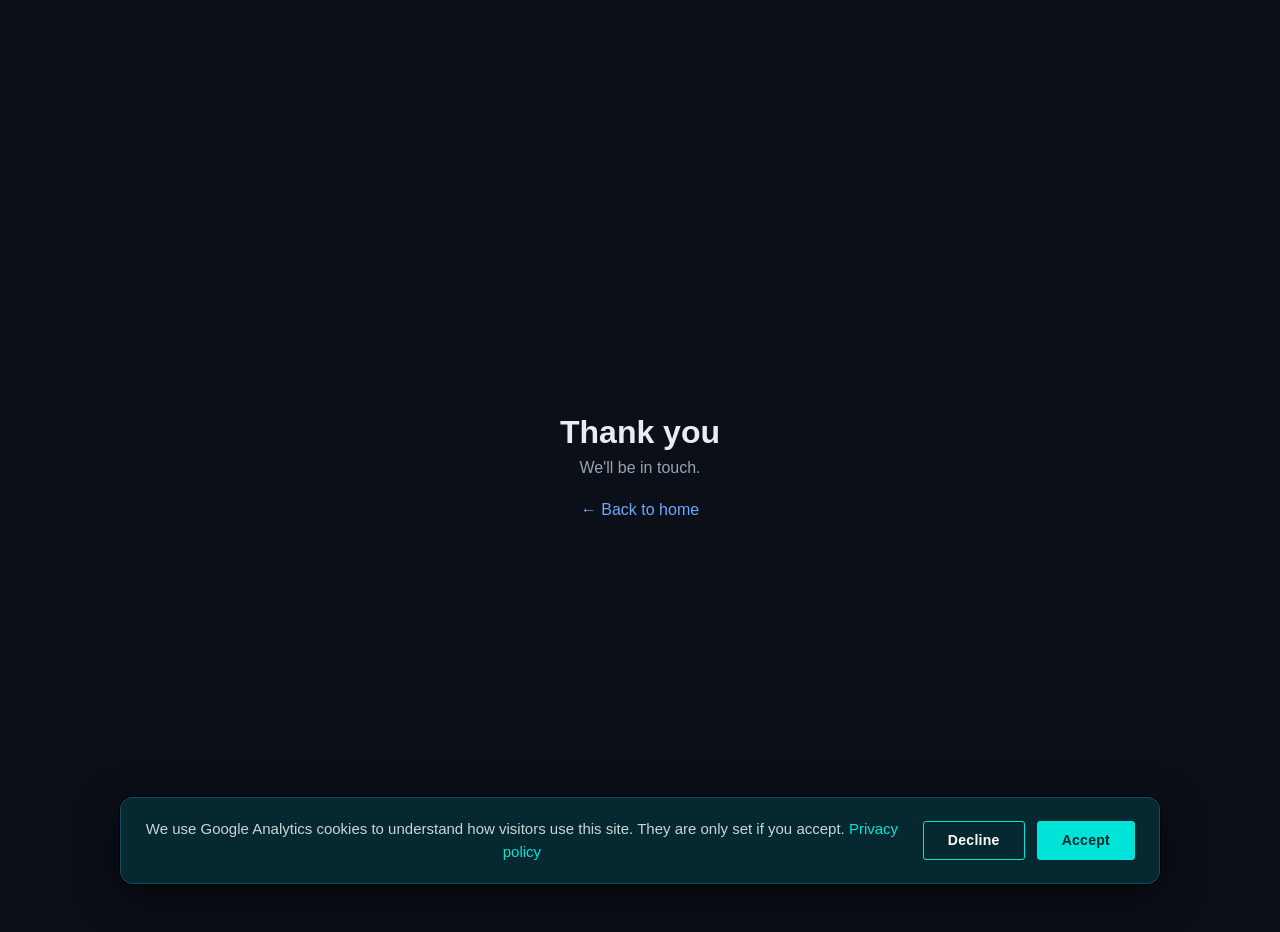
<file: thanks/index.html>
<!DOCTYPE html>
<html lang="en">
<head>
  <meta charset="UTF-8">
  <meta name="viewport" content="width=device-width, initial-scale=1.0">
  <title>Thank You — PR for Cyber</title>
  <meta name="description" content="Thanks for reaching out to PR for Cyber.">
  <meta name="robots" content="noindex">
  <!-- Open Graph / Twitter card -->
  <meta property="og:type" content="website">
  <meta property="og:site_name" content="PRforCyber">
  <meta property="og:title" content="Thank You — PR for Cyber">
  <meta property="og:description" content="Thanks for reaching out to PR for Cyber.">
  <meta property="og:url" content="https://prforcyber.io/thanks/">
  <meta property="og:image" content="https://prforcyber.io/shared/img/og-image.png">
  <meta property="og:image:width" content="1200">
  <meta property="og:image:height" content="630">
  <meta property="og:image:alt" content="PRforCyber — PR built for positioning research">
  <meta name="twitter:card" content="summary_large_image">
  <meta name="twitter:title" content="Thank You — PR for Cyber">
  <meta name="twitter:description" content="Thanks for reaching out to PR for Cyber.">
  <meta name="twitter:image" content="https://prforcyber.io/shared/img/og-image.png">
  <link rel="icon" type="image/png" href="/shared/favicon.png">
  <!-- Google Analytics 4 + cookie consent (gtag.js loads only after Accept) -->
  <link rel="stylesheet" href="/shared/consent.css">
  <script src="/shared/consent.js"></script>
  <style>
    body { margin: 0; min-height: 100vh; display: flex; align-items: center; justify-content: center;
           font-family: -apple-system, BlinkMacSystemFont, "Segoe UI", Roboto, sans-serif;
           background: #0b0f17; color: #e8ecf3; text-align: center; padding: 16px; }
    h1 { font-size: 2rem; margin: 0 0 .5rem; }
    p { color: #9aa4b5; margin: 0 0 1.5rem; }
    a { color: #6ea8ff; text-decoration: none; }
  </style>
</head>
<body>
  <main>
    <h1>Thank you</h1>
    <p>We'll be in touch.</p>
    <a href="/">&larr; Back to home</a>
  </main>
  <script>
    // Count a GA4 lead only when the visitor arrives here from the waitlist form (flag set in landing.js).
    try {
      if (sessionStorage.getItem("prfc_lead") === "1") {
        sessionStorage.removeItem("prfc_lead");
        gtag("event", "generate_lead", { form_name: "waitlist" });
      }
    } catch (e) {}
  </script>
</body>
</html>
</file>
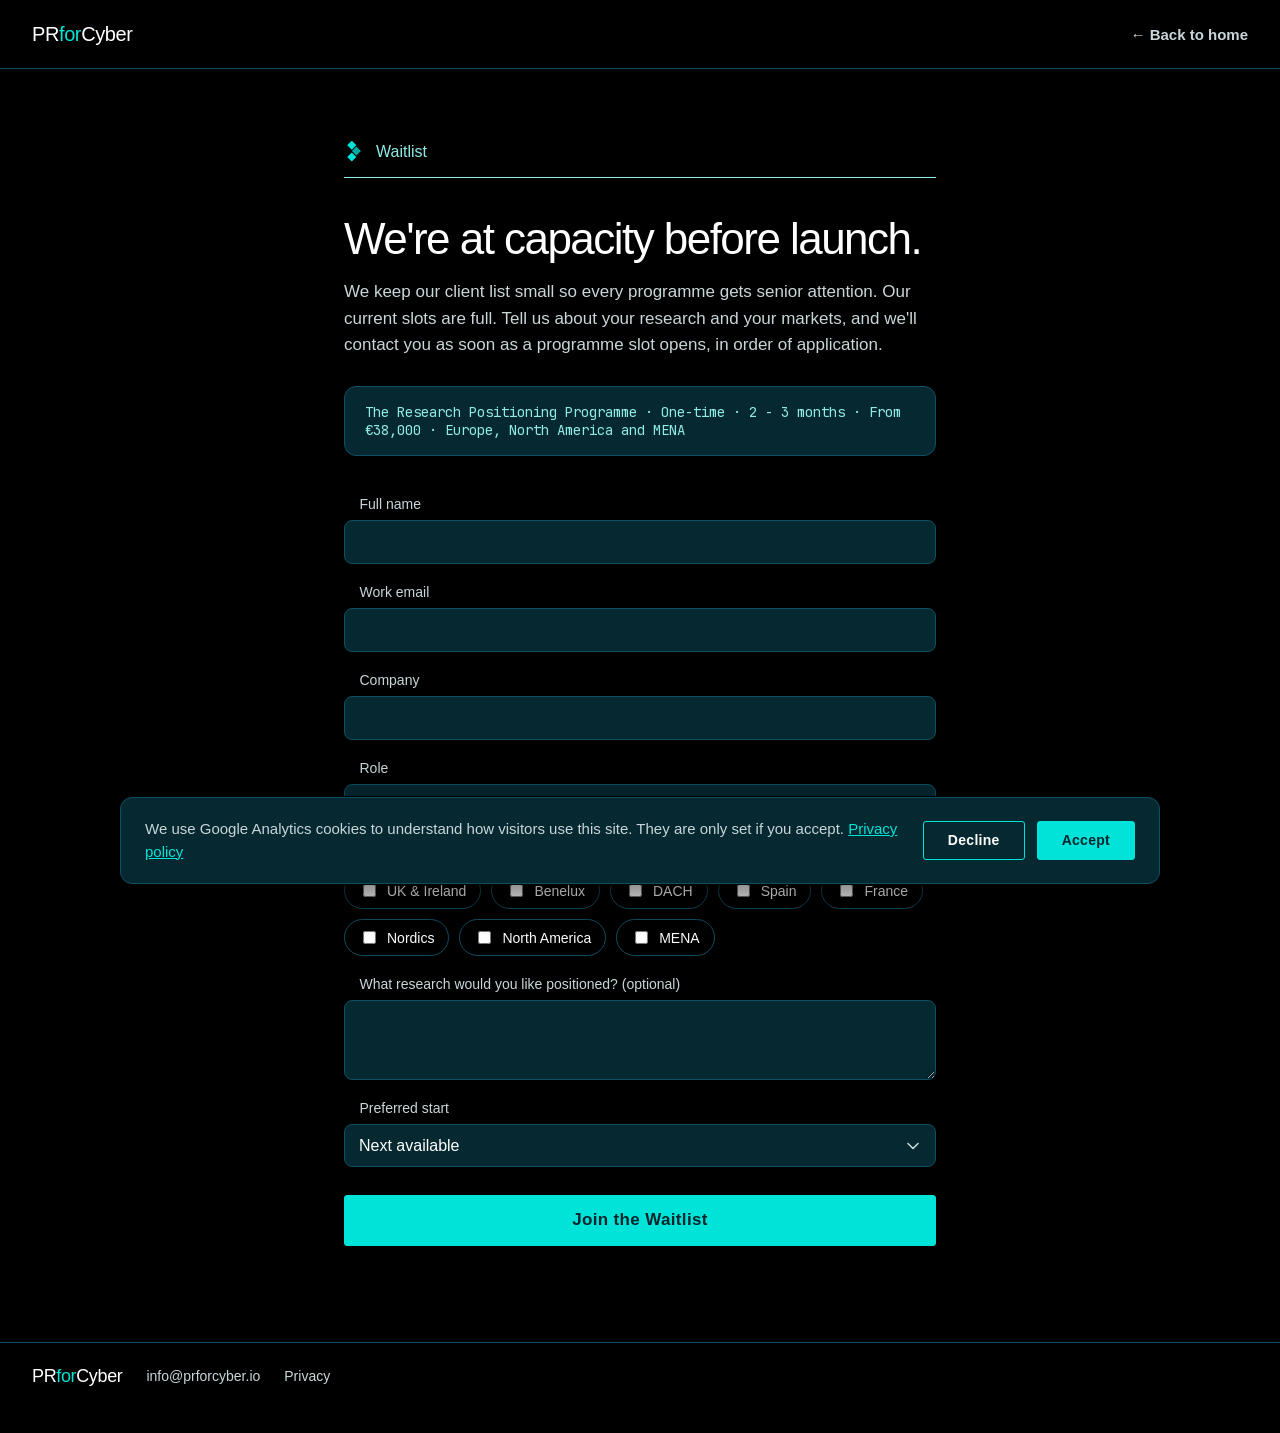
<file: waitlist/index.html>
<!doctype html>
<html lang="en">
<head>
  <meta charset="utf-8">
  <meta name="viewport" content="width=device-width, initial-scale=1">
  <title>Join the Waitlist — PRforCyber</title>
  <meta name="description" content="Join the PRforCyber waitlist. Tell us about your cybersecurity research and your markets, and we'll contact you as soon as a Research Positioning Programme slot opens.">
  <link rel="canonical" href="https://prforcyber.io/waitlist/">
  <!-- Open Graph / Twitter card -->
  <meta property="og:type" content="website">
  <meta property="og:site_name" content="PRforCyber">
  <meta property="og:title" content="Join the Waitlist — PRforCyber">
  <meta property="og:description" content="Join the PRforCyber waitlist. Tell us about your cybersecurity research and your markets, and we'll contact you as soon as a Research Positioning Programme slot opens.">
  <meta property="og:url" content="https://prforcyber.io/waitlist/">
  <meta property="og:image" content="https://prforcyber.io/shared/img/og-image.png">
  <meta property="og:image:width" content="1200">
  <meta property="og:image:height" content="630">
  <meta property="og:image:alt" content="PRforCyber — PR built for positioning research">
  <meta name="twitter:card" content="summary_large_image">
  <meta name="twitter:title" content="Join the Waitlist — PRforCyber">
  <meta name="twitter:description" content="Join the PRforCyber waitlist. Tell us about your cybersecurity research and your markets, and we'll contact you as soon as a Research Positioning Programme slot opens.">
  <meta name="twitter:image" content="https://prforcyber.io/shared/img/og-image.png">
  <link rel="icon" type="image/png" href="/shared/favicon.png">
  <!-- Google Analytics 4 + cookie consent (gtag.js loads only after Accept) -->
  <link rel="stylesheet" href="/shared/consent.css">
  <script src="/shared/consent.js"></script>
  <link rel="stylesheet" href="/shared/landing.css">
</head>
<body>
<div class="page page--full">

  <nav class="wl-nav">
    <a class="wordmark-link" href="/"><span class="wordmark">PR<span>for</span>Cyber</span></a>
    <a class="wl-nav__back" href="/">← Back to home</a>
  </nav>

  <div class="wl-main"><div class="wrap wrap--narrow">
    <div class="eyebrow">
      <svg class="glyph" width="22" height="22" viewBox="0 0 24 24" aria-hidden="true"><rect x="5" y="1" width="7" height="7" transform="rotate(45 8.5 4.5)" fill="var(--cyan-500)"/><rect x="10" y="7.5" width="7" height="7" transform="rotate(45 13.5 11)" fill="var(--cyan-500)" opacity="0.75"/><rect x="5" y="14" width="7" height="7" transform="rotate(45 8.5 17.5)" fill="var(--cyan-500)"/></svg>
      <span>Waitlist</span>
    </div>
    <h1 class="wl-title">We're at capacity before launch.</h1>
    <p class="wl-intro">We keep our client list small so every programme gets senior attention. Our current slots are full. Tell us about your research and your markets, and we'll contact you as soon as a programme slot opens, in order of application.</p>
    <div class="wl-summary mono-line">
      The Research Positioning Programme · One-time · 2&nbsp;-&nbsp;3 months · From €38,000 · Europe, North America and MENA
    </div>

    <form class="wl-form" action="https://api.web3forms.com/submit" method="POST">
      <input type="hidden" name="access_key" value="b009bce9-d147-406b-9018-aedd5c86e217">
      <input type="hidden" name="subject" value="New waitlist signup — prforcyber.io">
      <input type="hidden" name="redirect" value="https://prforcyber.io/thanks/">
      <input type="checkbox" name="botcheck" class="hidden" style="display:none">
      <input type="hidden" name="markets" value="">

      <label class="field">Full name<input class="input" name="name" autocomplete="name" required></label>
      <label class="field">Work email<input class="input" name="email" type="email" autocomplete="email" required></label>
      <label class="field">Company<input class="input" name="company" autocomplete="organization" required></label>
      <label class="field">Role<input class="input" name="role" autocomplete="organization-title"></label>
      <div class="field">Markets you want to reach
        <div class="chips">
          <label class="chip"><input type="checkbox" value="UK &amp; Ireland">UK &amp; Ireland</label>
          <label class="chip"><input type="checkbox" value="Benelux">Benelux</label>
          <label class="chip"><input type="checkbox" value="DACH">DACH</label>
          <label class="chip"><input type="checkbox" value="Spain">Spain</label>
          <label class="chip"><input type="checkbox" value="France">France</label>
          <label class="chip"><input type="checkbox" value="Nordics">Nordics</label>
          <label class="chip"><input type="checkbox" value="North America">North America</label>
          <label class="chip"><input type="checkbox" value="MENA">MENA</label>
        </div>
      </div>
      <label class="field">What research would you like positioned? (optional)<textarea class="input" name="research" rows="3"></textarea></label>
      <label class="field">Preferred start
        <select class="input" name="preferred_start"><option>Next available</option><option>Q1 2027</option><option>Q2 2027</option><option>Later</option></select>
      </label>
      <button class="btn btn--primary btn--lg" type="submit">Join the Waitlist</button>
    </form>
  </div></div>

  <footer class="wl-footer">
    <span class="wordmark wordmark--18">PR<span>for</span>Cyber</span><a href="mailto:info@prforcyber.io">info@prforcyber.io</a><a href="/privacy/">Privacy</a>
  </footer>

</div>
<script src="/shared/landing.js"></script>
</body>
</html>
</file>
<file: shared/consent.css>
/* PRforCyber — cookie consent banner. Self-contained so it works on every page, with or without landing.css. */
.cc-banner {
  position: fixed; left: 16px; right: 16px; bottom: 16px; z-index: 100;
  max-width: 1040px; margin: 0 auto; box-sizing: border-box;
  display: flex; align-items: center; gap: 24px;
  padding: 20px 24px;
  background: #062830; border: 1.5px solid #0F4E62; border-radius: 12px;
  box-shadow: 0 0 0 1px #000, 0 12px 40px rgba(0, 0, 0, 0.6);
  font-family: "Helvetica Neue", Helvetica, Arial, sans-serif; color: #fff;
}
.cc-banner--flash { animation: cc-flash 900ms cubic-bezier(0.2, 0.7, 0.2, 1); }
@keyframes cc-flash {
  0%, 100% { border-color: #0F4E62; box-shadow: 0 0 0 1px #000, 0 12px 40px rgba(0, 0, 0, 0.6); }
  30% { border-color: #00E3D8; box-shadow: 0 0 0 1px #00E3D8, 0 0 32px rgba(0, 227, 216, 0.45); }
}
.cc-banner__text { margin: 0; flex: 1; font-size: 15px; line-height: 1.5; color: #C9D6D9; }
.cc-banner__text a { color: #00E3D8; }
.cc-banner__text a:hover { color: #33EDE3; }
.cc-banner__actions { display: flex; gap: 12px; flex-shrink: 0; }

.cc-btn {
  font-family: inherit; font-size: 14px; font-weight: 700; letter-spacing: 0.02em; line-height: 1.2;
  padding: 10px 24px; border-radius: 3px; cursor: pointer;
  transition: background 140ms cubic-bezier(0.2, 0.7, 0.2, 1);
}
.cc-btn--primary { background: #00E3D8; color: #03262D; border: 1.5px solid #00E3D8; }
.cc-btn--primary:hover { background: #33EDE3; border-color: #33EDE3; }
.cc-btn--outline { background: transparent; color: #fff; border: 1.5px solid #00E3D8; }
.cc-btn--outline:hover { background: rgba(0, 227, 216, 0.12); }
.cc-btn:focus-visible { outline: none; box-shadow: 0 0 0 2px #000, 0 0 0 4px #00E3D8; }

@media (max-width: 767.98px) {
  .cc-banner { flex-direction: column; align-items: stretch; gap: 16px; padding: 18px 20px; }
  .cc-banner__actions .cc-btn { flex: 1; }
}
</file>
<file: shared/landing.css>
/* PRforCyber landing — styles from the Claude Design export (tokens + UI kit components). */

/* ---------- Fonts: JetBrains Mono, self-hosted (variable, 400-700; SIL OFL — see /shared/fonts/OFL.txt) ---------- */
@font-face {
  font-family: "JetBrains Mono"; font-style: normal; font-weight: 400 700; font-display: swap;
  src: url("/shared/fonts/jetbrains-mono-latin-ext.woff2") format("woff2");
  unicode-range: U+0100-02BA, U+02BD-02C5, U+02C7-02CC, U+02CE-02D7, U+02DD-02FF, U+0304, U+0308, U+0329, U+1D00-1DBF, U+1E00-1E9F, U+1EF2-1EFF, U+2020, U+20A0-20AB, U+20AD-20C0, U+2113, U+2C60-2C7F, U+A720-A7FF;
}
@font-face {
  font-family: "JetBrains Mono"; font-style: normal; font-weight: 400 700; font-display: swap;
  src: url("/shared/fonts/jetbrains-mono-latin.woff2") format("woff2");
  unicode-range: U+0000-00FF, U+0131, U+0152-0153, U+02BB-02BC, U+02C6, U+02DA, U+02DC, U+0304, U+0308, U+0329, U+2000-206F, U+20AC, U+2122, U+2191, U+2193, U+2212, U+2215, U+FEFF, U+FFFD;
}

/* ---------- Tokens: colors ---------- */
:root {
  /* Signal cyan — the brand accent */
  --cyan-200: #B8FAF6;
  --cyan-300: #8FEBE5;
  --cyan-400: #33EDE3;
  --cyan-500: #00E3D8;
  --cyan-600: #00BDB4;
  --cyan-700: #00807A;
  --cyan-800: #00524E;

  /* Ink + deep teal — dark surfaces */
  --ink-0: #000000;
  --ink-50: #02080A;
  --abyss-900: #041A20;
  --teal-900: #062830;
  --teal-800: #0A3440;
  --teal-700: #0F4E62;
  --teal-600: #17667D;

  /* Mint + slate — light surfaces */
  --mint-50: #F0FFFD;
  --mint-100: #DDF7F4;
  --mint-200: #C4EDE9;
  --slate-400: #9FB2BB;

  /* Neutrals */
  --white: #FFFFFF;
  --grey-200: #C9D6D9;
  --grey-400: #8BA0A5;
  --ink-text: #031418;

  /* Status (use sparingly, forms only) */
  --amber-400: #FFB547;
  --red-400: #FF6B6B;

  /* Semantic: surfaces */
  --bg-page: var(--ink-0);
  --bg-section-deep: var(--abyss-900);
  --bg-light: var(--mint-50);
  --bg-slate: var(--slate-400);
  --surface-panel: var(--ink-0);
  --surface-card: var(--teal-900);
  --surface-card-raised: var(--teal-800);
  --surface-accent: var(--cyan-500);

  /* Semantic: text */
  --text-primary: var(--white);
  --text-secondary: var(--grey-200);
  --text-muted: var(--grey-400);
  --text-accent: var(--cyan-500);
  --text-on-accent: #03262D;
  --text-on-light: var(--ink-text);
  --text-accent-on-light: var(--cyan-700);

  /* Semantic: lines */
  --border-subtle: var(--teal-700);
  --border-strong: var(--teal-600);
  --border-accent: var(--cyan-500);
  --rule: var(--cyan-300);
  --rule-on-light: var(--teal-900);

  /* Gradients */
  --gradient-section: linear-gradient(135deg, #062830 0%, #041A20 45%, #02080A 100%);
  --gradient-fade-dark: linear-gradient(180deg, rgba(0,0,0,0) 0%, #000 100%);
}

/* ---------- Tokens: effects ---------- */
:root {
  --shadow-none: none;
  --glow-accent: 0 0 0 1px var(--cyan-500), 0 0 24px rgba(0, 227, 216, 0.22);
  --focus-ring: 0 0 0 2px #000, 0 0 0 4px var(--cyan-500);

  --pattern-dots: radial-gradient(circle, rgba(23, 102, 125, 0.6) 2px, transparent 2.5px);
  --pattern-dots-size: 57px 57px;
  --pattern-dots-light: radial-gradient(circle, rgba(0, 128, 122, 0.12) 2px, transparent 2.5px);

  --ease-out: cubic-bezier(0.2, 0.7, 0.2, 1);
  --dur-fast: 140ms;
  --dur-base: 220ms;
  --dur-slow: 420ms;
}

/* ---------- Tokens: spacing ---------- */
:root {
  --space-1: 4px;
  --space-2: 8px;
  --space-3: 12px;
  --space-4: 16px;
  --space-5: 24px;
  --space-6: 32px;
  --space-7: 48px;
  --space-8: 64px;
  --space-9: 96px;
  --space-10: 128px;

  --container: 1040px;
  --container-narrow: 720px;
  --gutter: 24px;

  --radius-button: 3px;
  --radius-sm: 8px;
  --radius-card: 12px;
  --radius-panel: 16px;
  --radius-pill: 999px;

  --border-w: 1.5px;
  --rule-w: 1.5px;
}

/* ---------- Tokens: typography ---------- */
:root {
  --font-sans: "Helvetica Neue", Helvetica, Arial, sans-serif;
  --font-mono: "JetBrains Mono", ui-monospace, "SF Mono", Menlo, monospace;

  --fs-display: 64px;
  --fs-h1: 52px;
  --fs-h2: 44px;
  --fs-h3: 32px;
  --fs-h4: 24px;
  --fs-h5: 20px;
  --fs-body-lg: 18px;
  --fs-body: 16px;
  --fs-sm: 14px;
  --fs-xs: 12px;

  --fw-light: 300;
  --fw-regular: 400;
  --fw-medium: 500;
  --fw-bold: 700;

  --lh-tight: 1.05;
  --lh-snug: 1.2;
  --lh-body: 1.5;

  --tracking-display: -0.02em;
  --tracking-heading: -0.035em;
  --tracking-normal: 0;
  --tracking-label: 0.02em;
  --tracking-caps: 0.04em;

  --type-hero: var(--fw-bold) var(--fs-display)/var(--lh-tight) var(--font-sans);
  --type-section: var(--fw-regular) var(--fs-h2)/var(--lh-snug) var(--font-sans);
  --type-body: var(--fw-regular) var(--fs-body)/var(--lh-body) var(--font-sans);
}

/* ---------- Base ---------- */
body { margin: 0; background: #000; }
a:not([class]) { color: var(--cyan-500); }
a:not([class]):hover { color: var(--cyan-400); }

.page { font-family: var(--font-sans); color: #fff; background: #000; }
.page--full { min-height: 100vh; }

.wrap { max-width: 1040px; margin: 0 auto; padding: 0 24px; box-sizing: border-box; }
.wrap--narrow { max-width: 640px; }

.mono-line { font-family: var(--font-mono); color: var(--cyan-300); }

/* ---------- Glyph ---------- */
.glyph { display: block; flex-shrink: 0; }

/* ---------- Wordmark ---------- */
.wordmark { font-family: var(--font-sans); font-size: 20px; font-weight: 400; letter-spacing: -0.02em; color: var(--text-primary); line-height: 1; white-space: nowrap; }
.wordmark span { color: var(--text-accent); }
.wordmark--18 { font-size: 18px; }
.wordmark--22 { font-size: 22px; }
.wordmark-link { text-decoration: none; }

/* ---------- Button ---------- */
.btn {
  display: inline-flex; align-items: center; justify-content: center; gap: 8px;
  font-family: var(--font-sans); font-weight: 700; letter-spacing: var(--tracking-label); line-height: 1.2;
  border-radius: var(--radius-button); cursor: pointer; text-decoration: none;
  transition: background var(--dur-fast) var(--ease-out), color var(--dur-fast), transform var(--dur-fast);
  transform: none; opacity: 1;
  padding: 11px 32px; font-size: 15px;
}
.btn:active { transform: translateY(1px); }
.btn--sm { padding: 8px 20px; font-size: 14px; }
.btn--lg { padding: 14px 40px; font-size: 17px; }

.btn--primary { background: var(--cyan-500); color: var(--text-on-accent); border: var(--border-w) solid var(--cyan-500); }
.btn--primary:hover { background: var(--cyan-400); border-color: var(--cyan-400); }
.btn--outline { background: transparent; color: var(--text-primary); border: var(--border-w) solid var(--cyan-500); }
.btn--outline:hover { background: rgba(0,227,216,0.12); }
.btn--dark { background: var(--ink-0); color: var(--text-primary); border: var(--border-w) solid var(--cyan-500); }
.btn--dark:hover { background: var(--teal-900); }

/* ---------- Eyebrow ---------- */
.eyebrow { display: flex; align-items: center; gap: 10px; padding-bottom: 14px; border-bottom: var(--rule-w) solid var(--rule); }
.eyebrow span { font-family: var(--font-sans); font-size: 16px; line-height: 1.2; color: var(--cyan-300); }
.eyebrow--light { border-bottom-color: var(--rule-on-light); }
.eyebrow--light span { color: var(--text-on-light); }

/* ---------- Card ---------- */
.card { color: var(--text-primary); box-sizing: border-box; padding: 32px; }
.card--panel { background: var(--surface-panel); border: var(--border-w) solid var(--border-subtle); border-radius: var(--radius-panel); }
.card--teal { background: var(--surface-card); border: var(--border-w) solid var(--border-subtle); border-radius: var(--radius-card); }
.card--quote { background: var(--ink-0); border: var(--border-w) solid var(--border-accent); border-radius: var(--radius-card); }
.card--pad-48 { padding: 48px; }

/* ---------- MetricRow ---------- */
.metric { display: flex; justify-content: space-between; align-items: baseline; gap: 16px; padding: 14px 0; border-bottom: var(--rule-w) solid var(--rule); }
.metric--last { border-bottom: none; }
.metric__label { font-size: 16px; line-height: 1.3; color: var(--text-primary); }
.metric__value { font-size: 16px; line-height: 1.3; color: var(--text-accent); text-align: right; white-space: nowrap; font-variant-numeric: tabular-nums; }

/* ---------- FeatureCard ---------- */
.feature { padding: 24px 24px 28px; display: flex; flex-direction: column; }
.feature__num { font-size: 40px; line-height: 1; color: var(--text-accent); letter-spacing: -0.02em; margin-bottom: 20px; }
.feature__title { font-size: 20px; line-height: 1.3; letter-spacing: 0; color: var(--text-primary); padding-bottom: 14px; border-bottom: var(--rule-w) solid var(--rule); text-wrap: balance; }
.feature__title--accent { font-size: 32px; line-height: 1.15; letter-spacing: -0.03em; color: var(--text-accent); }
.feature__body { font-size: 16px; line-height: 1.45; color: var(--text-secondary); margin-top: 14px; text-wrap: pretty; }
.feature__metrics { margin-top: 16px; }

/* ---------- StatItem ---------- */
.stat { display: flex; flex-direction: column; gap: 16px; }
.stat__top { display: flex; align-items: center; gap: 10px; }
.stat__value { font-size: 36px; line-height: 1; letter-spacing: -0.03em; color: var(--text-primary); font-variant-numeric: tabular-nums; }
.stat__label { font-size: 16px; line-height: 1.3; color: var(--text-secondary); }

/* ---------- CheckItem ---------- */
.check { display: flex; gap: 16px; align-items: flex-start; padding: 24px 24px; background: var(--surface-card); border: var(--border-w) solid var(--border-accent); border-radius: var(--radius-card); }
.check .glyph { margin-top: -2px; }
.check__text { font-size: 18px; line-height: 1.5; color: var(--text-primary); text-wrap: pretty; }

/* ---------- DashItem ---------- */
.dash { display: flex; gap: 28px; align-items: flex-start; }
.dash .glyph { margin-top: -3px; }
.dash__text { font-size: 17px; line-height: 1.5; color: var(--text-primary); text-wrap: pretty; }

/* ---------- QuoteBlock ---------- */
.quote { padding: 36px 48px; text-align: center; }
.quote p { margin: 0; font-size: 30px; line-height: 1.35; letter-spacing: -0.015em; color: var(--text-primary); text-wrap: balance; }

/* ---------- SectionHeader ---------- */
.sh { display: flex; flex-direction: column; gap: 24px; }
.sh__title { margin: 0; font-family: var(--font-sans); font-weight: 400; font-size: var(--fs-h2); line-height: 1.12; letter-spacing: var(--tracking-heading); color: var(--text-primary); text-wrap: balance; }
.sh__lede { margin: 0; font-size: 18px; line-height: 1.5; max-width: 640px; color: var(--text-secondary); text-wrap: pretty; }
.sh--light .sh__title, .sh--light .sh__lede { color: var(--text-on-light); }

/* ---------- NavBar ---------- */
.nav-sticky { position: sticky; top: 0; z-index: 10; }
.nav { display: flex; align-items: center; gap: 48px; height: 68px; padding: 0 32px; background: var(--ink-0); border-bottom: 1px solid var(--teal-700); }
.nav__items { display: flex; gap: 40px; flex: 1; height: 100%; }
.nav__link { display: flex; align-items: center; font-size: 15px; font-weight: 700; letter-spacing: var(--tracking-label); text-decoration: none; color: var(--grey-200); box-shadow: none; transition: color var(--dur-fast); }
.nav__link:hover { color: var(--white); }
.nav__link.is-active { color: var(--text-accent); box-shadow: inset 0 -2px 0 var(--cyan-500); }

/* ---------- One-pager sections ---------- */
.dots-dark { background: var(--pattern-dots) 0 0/57px 57px, var(--gradient-section); }
.sec-72 { padding: 72px 0; }

.hero { background: #000; padding: 40px 0 72px; }
.hero__title { margin: 44px 0 28px; font-size: 64px; font-weight: 700; line-height: 1.05; letter-spacing: -0.02em; }
.hero__title span { color: var(--cyan-500); }
.hero__lede { margin: 0; font-size: 18px; line-height: 1.5; max-width: 580px; color: var(--text-secondary); }
.hero__ctas { display: flex; gap: 16px; margin-top: 36px; }
.hero__stats { display: grid; grid-template-columns: repeat(auto-fit,minmax(140px,1fr)); gap: 32px; margin-top: 64px; padding-top: 40px; border-top: var(--rule-w) solid var(--rule); }

.grid { display: grid; }
.grid--260 { grid-template-columns: repeat(auto-fit,minmax(260px,1fr)); gap: 24px; margin-top: 24px; }
.grid--240-20 { grid-template-columns: repeat(auto-fit,minmax(240px,1fr)); gap: 20px; margin-top: 32px; }
.grid--240-24 { grid-template-columns: repeat(auto-fit,minmax(240px,1fr)); gap: 24px; margin-top: 40px; }

.programme { background: var(--slate-400); }
.programme__meta { margin-top: 24px; font-size: 15px; }
.programme__note { margin-top: 28px; font-size: 14px; line-height: 1.5; color: var(--text-muted); max-width: 640px; }

.how { background: #000; }
.how__rows { display: flex; flex-direction: column; gap: 0; margin-top: 40px; }
.how__row { display: grid; grid-template-columns: 160px 1fr; gap: 24px; padding: 28px 0; border-top: var(--rule-w) solid var(--rule); }
.how__row:first-child { border-top: none; }
.how__week { font-family: var(--font-mono); font-size: 14px; color: var(--cyan-500); }
.how__title { font-size: 22px; margin-bottom: 8px; }
.how__body { font-size: 16px; line-height: 1.5; color: var(--text-secondary); max-width: 640px; }

.included { background: var(--pattern-dots-light) 0 0/57px 57px, var(--mint-50); }
.included__headrow { display: grid; grid-template-columns: 1fr 1fr; gap: 48px; align-items: end; }
.included__list { display: grid; grid-template-columns: 1fr 1fr; gap: 16px; margin-top: 48px; }
.included__list .check:last-child:nth-child(odd) { grid-column: 1 / -1; }

.investment { background: #000; }
.price-card { padding: 40px; border-radius: 24px; margin-top: 40px; }
.price-card__name { font-size: 28px; letter-spacing: -0.02em; margin-bottom: 8px; }
.price-card__price { display: flex; align-items: baseline; gap: 12px; margin: 20px 0 4px; }
.price-card__price span { font-size: 48px; color: var(--cyan-500); letter-spacing: -0.03em; }
.price-card__meta { font-size: 15px; margin-bottom: 28px; }
.price-card__scope { display: block; margin-top: 6px; font-size: 13px; color: var(--text-muted); }
.price-card__note { margin-top: 24px; font-size: 15px; color: var(--text-secondary); }
.price-card__example { margin-top: 24px; padding: 20px; background: var(--ink-0); border: var(--border-w) solid var(--border-accent); border-radius: 12px; font-size: 15px; line-height: 1.6; color: var(--text-secondary); }
.price-card__example span { color: var(--cyan-500); }

.results { background: var(--gradient-section); }
.results__list { display: flex; flex-direction: column; gap: 24px; margin-top: 36px; }
.results__quote { margin-top: 48px; }
.results__ctas { display: flex; gap: 16px; justify-content: center; margin-top: 32px; }

.teaser { background: var(--mint-50); padding: 64px 0; }
.teaser .wrap { text-align: center; }
.teaser__title { margin: 0 0 16px; font-family: var(--font-sans); font-weight: 400; font-size: 36px; letter-spacing: var(--tracking-heading); color: var(--text-on-light); }
.teaser__text { margin: 0 auto 28px; max-width: 520px; font-size: 17px; line-height: 1.5; color: var(--text-on-light); }

.site-footer { display: flex; justify-content: space-between; align-items: center; flex-wrap: wrap; gap: 16px; padding: 36px 32px 56px; background: #000; }
.site-footer__links { display: flex; gap: 24px; align-items: center; font-size: 15px; }
.site-footer__email { color: var(--text-primary); text-decoration: none; border-bottom: 1.5px solid var(--white); padding-bottom: 4px; }
.site-footer__cta { color: var(--cyan-500); text-decoration: none; font-weight: 700; }
.site-footer__privacy { color: var(--grey-200); text-decoration: none; }
.site-footer__privacy:hover { color: var(--white); }

/* ---------- Waitlist page ---------- */
.wl-nav { display: flex; align-items: center; justify-content: space-between; height: 68px; padding: 0 32px; border-bottom: 1px solid var(--teal-700); }
.wl-nav__back { color: var(--grey-200); font-size: 15px; font-weight: 700; text-decoration: none; }
.wl-main { padding: 72px 0 96px; }
.wl-title { margin: 36px 0 16px; font-size: 44px; font-weight: 400; line-height: 1.12; letter-spacing: var(--tracking-heading); }
.wl-intro { margin: 0 0 12px; font-size: 17px; line-height: 1.55; color: var(--text-secondary); }
.wl-summary { margin: 28px 0 40px; padding: 16px 20px; background: var(--surface-card); border: var(--border-w) solid var(--border-subtle); border-radius: var(--radius-card); font-size: 14px; }

.wl-form { display: flex; flex-direction: column; gap: 20px; }
.wl-form .btn { margin-top: 8px; }
.field { display: flex; flex-direction: column; gap: 8px; font-size: 14px; color: var(--text-secondary); }
/* Indent field labels to line up with the text inside the inputs (14px padding + 1.5px border). */
.field { text-indent: 15.5px; }
.field .input, .field .chips { text-indent: 0; }
.input { font: inherit; font-size: 16px; color: var(--text-primary); background: var(--teal-900); border: var(--border-w) solid var(--border-subtle); border-radius: var(--radius-sm); padding: 12px 14px; outline: none; }
textarea.input { resize: vertical; font-family: var(--font-sans); }
/* Custom dropdown arrow, inset to match the input's 14px text padding. */
select.input { appearance: none; -webkit-appearance: none; padding-right: 42px; cursor: pointer;
  background: var(--teal-900) url("data:image/svg+xml,%3Csvg xmlns='http://www.w3.org/2000/svg' width='12' height='8' viewBox='0 0 12 8'%3E%3Cpath d='M1 1.5l5 5 5-5' fill='none' stroke='%23C9D6D9' stroke-width='1.6' stroke-linecap='round' stroke-linejoin='round'/%3E%3C/svg%3E") no-repeat right 16px center; }
.chips { display: flex; flex-wrap: wrap; gap: 10px; }
.chip { display: flex; align-items: center; gap: 8px; font-size: 14px; padding: 8px 14px; border-radius: 999px; border: var(--border-w) solid var(--border-subtle); background: transparent; cursor: pointer; color: var(--text-primary); }
.chip input { accent-color: var(--cyan-500); }
.chip.is-on, .chip:has(input:checked) { border-color: var(--cyan-500); background: rgba(0,227,216,0.12); }
.hidden { display: none; }

.wl-footer { display: flex; align-items: center; gap: 24px; padding: 24px 32px 48px; border-top: 1px solid var(--teal-700); }
.wl-footer a { color: var(--grey-200); font-size: 14px; text-decoration: none; }

/* ---------- Privacy page ---------- */
.legal { margin-top: 40px; font-size: 16px; line-height: 1.6; color: var(--text-secondary); }
.legal h2 { margin: 40px 0 12px; font-size: 22px; font-weight: 400; line-height: 1.3; letter-spacing: -0.01em; color: var(--text-primary); }
.legal h2:first-child { margin-top: 0; }
.legal p { margin: 0 0 12px; }
.legal ul { margin: 0 0 12px; padding-left: 20px; }
.legal li { margin-bottom: 6px; }
.legal strong { color: var(--text-primary); }
.legal code { font-family: var(--font-mono); font-size: 14px; color: var(--cyan-300); }

/* ---------- 404 page ---------- */
.nf { display: flex; flex-direction: column; }
.nf__main { flex: 1; }
.nf__accent { color: var(--cyan-500); }
.nf__ctas { display: flex; flex-wrap: wrap; gap: 16px; margin-top: 36px; }

/* ---------- Mobile nav (hidden on desktop) ---------- */
.nav__burger { display: none; }
.nav__menu { display: none; }

/* ---------- Mobile (< 768px) — from the Claude Design mobile layout ---------- */
@media (max-width: 767.98px) {
  :root { --fs-h2: 30px; }

  /* Nav: wordmark + hamburger, dropdown menu */
  .nav { justify-content: space-between; gap: 16px; height: 60px; padding: 0 12px 0 20px; }
  .nav .wordmark { font-size: 19px; }
  .nav__items, .nav__cta { display: none; }
  .nav__burger { display: flex; flex-direction: column; align-items: center; justify-content: center; gap: 5px; width: 44px; height: 44px; padding: 0; background: transparent; border: none; cursor: pointer; }
  .nav__burger span { width: 22px; height: 2px; background: #fff; transition: transform var(--dur-base) var(--ease-out), opacity var(--dur-fast); }
  .nav__burger[aria-expanded="true"] span:nth-child(1) { transform: translateY(7px) rotate(45deg); }
  .nav__burger[aria-expanded="true"] span:nth-child(2) { opacity: 0; }
  .nav__burger[aria-expanded="true"] span:nth-child(3) { transform: translateY(-7px) rotate(-45deg); }
  .nav__menu { display: flex; flex-direction: column; padding: 4px 20px 24px; background: #000; border-bottom: 1px solid var(--teal-700); }
  .nav__menu[hidden] { display: none; }
  .nav__mlink { padding: 14px 0; font-size: 20px; color: #fff; text-decoration: none; border-bottom: 1px solid var(--teal-700); }
  .nav__menu .btn { margin-top: 20px; }

  /* Sections */
  .sec-72 { padding: 48px 0; }
  .card--pad-48 { padding: 24px; }

  /* Hero */
  .hero__title { margin: 32px 0 20px; font-size: 38px; }
  .hero__ctas { flex-direction: column; gap: 12px; margin-top: 28px; }
  .hero__stats { gap: 28px; margin-top: 48px; padding-top: 32px; }

  /* What is included: stacked header, one column of cards */
  .included__headrow { grid-template-columns: 1fr; gap: 24px; }
  .included__list { grid-template-columns: 1fr; gap: 12px; margin-top: 32px; }

  /* How it works: week label above each step */
  .how__row { grid-template-columns: 1fr; gap: 10px; }

  /* Investment */
  .price-card { padding: 20px; }
  .price-card__name { font-size: 22px; line-height: 1.2; }
  .price-card__price span { font-size: 34px; }
  .metric--last { flex-wrap: wrap; gap: 6px 24px; }
  .metric--last .metric__value { white-space: normal; text-align: left; line-height: 1.5; }

  /* Results */
  .quote { padding: 24px 20px; }
  .quote p { font-size: 20px; }
  .results__ctas { flex-wrap: wrap; }

  /* Waitlist teaser */
  .teaser { padding: 48px 0; }
  .teaser__title { font-size: 28px; line-height: 1.15; text-wrap: balance; }

  /* Waitlist page */
  .wl-nav { height: 60px; padding: 0 20px; gap: 16px; }
  .wl-main { padding: 40px 0 56px; }
  .wl-title { font-size: 32px; }
  .wl-footer { padding: 24px 20px 48px; flex-wrap: wrap; }
  .nf__ctas { flex-direction: column; gap: 12px; }
}
</file>
